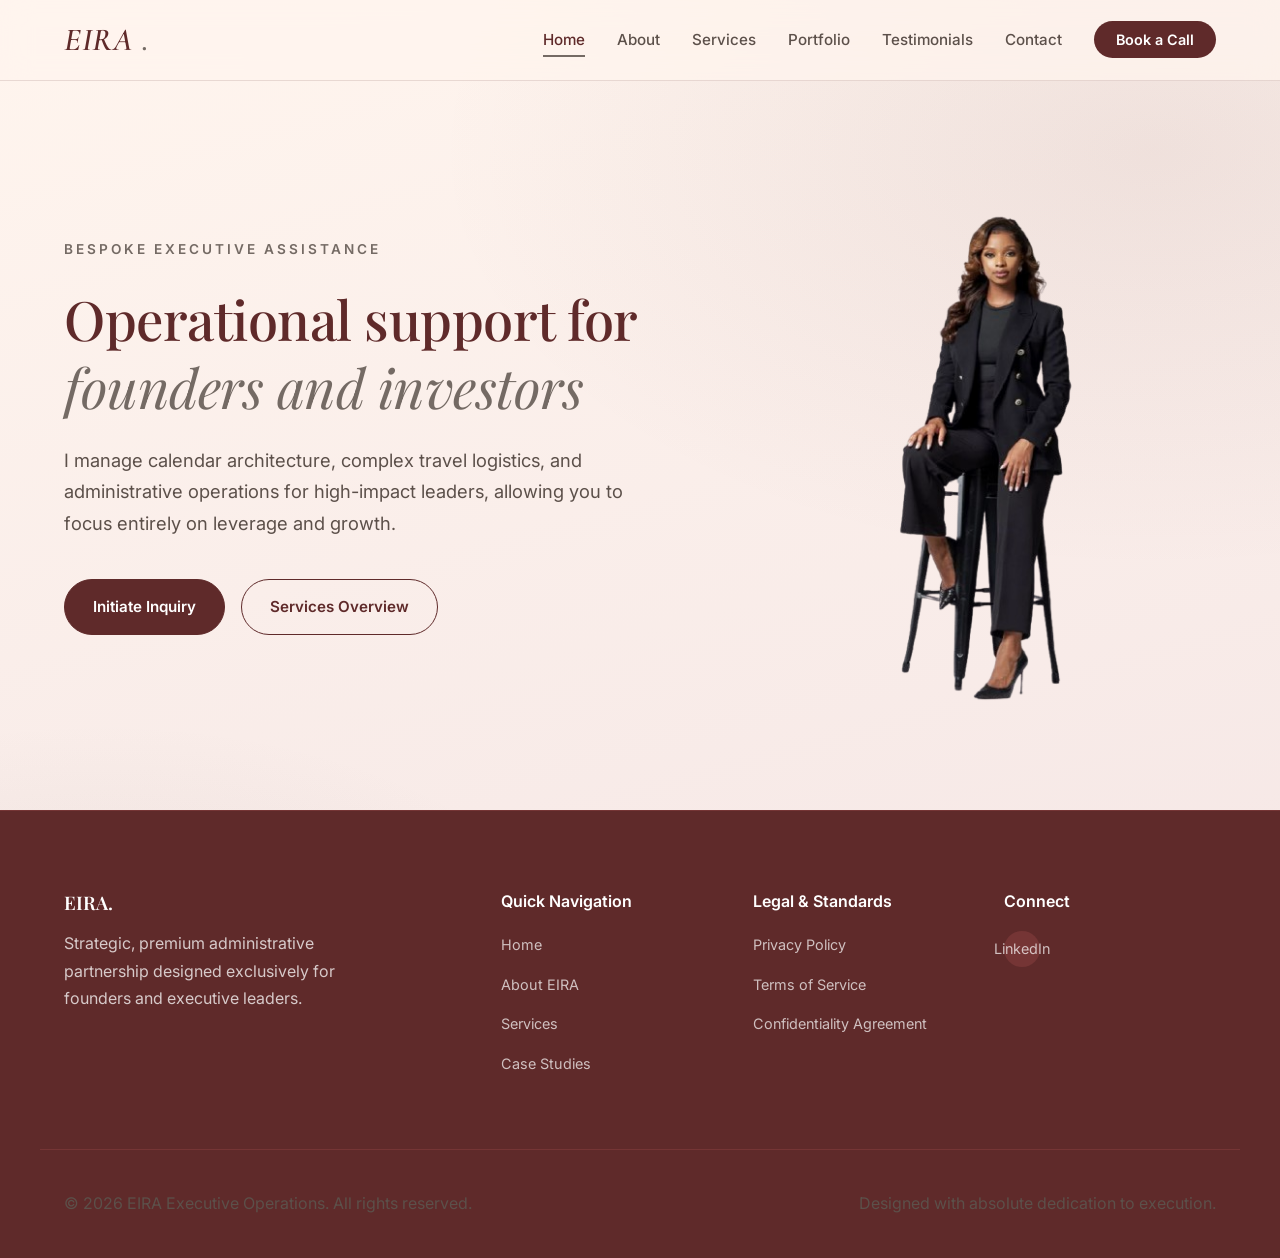
<file: index.html>
<!DOCTYPE html>
<html lang="en">
<head>
    <meta charset="UTF-8">
    <meta name="viewport" content="width=device-width, initial-scale=1.0">
    <title>EIRA Executive Operations</title>
    <meta name="description" content="Premium, high-impact executive assistance for C-suite leaders, founders, and investors. Specializing in scheduling, travel, project management, and operational support.">
    <link rel="stylesheet" href="css/style.css">
</head>
<body>

    <!-- Header Navigation -->
    <header class="header">
        <div class="container nav-container">
            <a href="index.html" class="logo">EIRA<span>.</span></a>
            <button class="menu-toggle" aria-label="Toggle menu" id="menuToggle">
                <span></span>
                <span></span>
                <span></span>
            </button>
            <ul class="nav-menu" id="navMenu">
                <li><a href="index.html" class="nav-link active">Home</a></li>
                <li><a href="About.html" class="nav-link">About</a></li>
                <li><a href="Services.html" class="nav-link">Services</a></li>
                <li><a href="Projects.html" class="nav-link">Portfolio</a></li>
                <li><a href="Testimonials.html" class="nav-link">Testimonials</a></li>
                <li><a href="Contact.html" class="nav-link">Contact</a></li>
                <li><a href="Contact.html" class="btn-nav">Book a Call</a></li>
            </ul>
        </div>
    </header>

    <!-- Hero Section -->
    <section id="home" class="hero">
        <div class="container hero-grid">
            <div class="hero-content">
                <span class="hero-tag">Bespoke Executive Assistance</span>
                <h1>Operational support for <span>founders and investors</span></h1>
                <p class="hero-desc">I manage calendar architecture, complex travel logistics, and administrative operations for high-impact leaders, allowing you to focus entirely on leverage and growth.</p>
                <div class="hero-actions">
                    <a href="Contact.html" class="btn btn-primary">Initiate Inquiry</a>
                    <a href="Services.html" class="btn btn-outline">Services Overview</a>
                </div>
            </div>
            <div class="hero-photo-wrapper">
                <img src="photos/ceo-photo.png" alt="EIRA Executive Operations" class="hero-photo">
            </div>
        </div>
    </section>

    <!-- Footer -->
    <footer class="footer">
        <div class="container footer-grid">
            <div class="footer-brand">
                <h3>EIRA<span>.</span></h3>
                <p>Strategic, premium administrative partnership designed exclusively for founders and executive leaders.</p>
            </div>
            <div class="footer-links">
                <h4>Quick Navigation</h4>
                <ul>
                    <li><a href="index.html">Home</a></li>
                    <li><a href="About.html">About EIRA</a></li>
                    <li><a href="Services.html">Services</a></li>
                    <li><a href="Projects.html">Case Studies</a></li>
                </ul>
            </div>
            <div class="footer-links">
                <h4>Legal & Standards</h4>
                <ul>
                    <li><a href="#">Privacy Policy</a></li>
                    <li><a href="#">Terms of Service</a></li>
                    <li><a href="#">Confidentiality Agreement</a></li>
                </ul>
            </div>
            <div class="footer-links">
                <h4>Connect</h4>
                <div class="social-links">
                    <a href="https://www.linkedin.com/in/else-founder-eiraexecutiveops" class="social-link" aria-label="LinkedIn" target="_blank" rel="noopener noreferrer">LinkedIn</a>
                </div>
            </div>
        </div>
        <div class="container footer-bottom">
            <p>&copy; 2026 EIRA Executive Operations. All rights reserved.</p>
            <p>Designed with absolute dedication to execution.</p>
        </div>
    </footer>

    <script>
        // Header styling change on scroll
        const header = document.querySelector('.header');
        window.addEventListener('scroll', () => {
            if (window.scrollY > 50) {
                header.classList.add('scrolled');
            } else {
                header.classList.remove('scrolled');
            }
        });

        // Mobile Nav Menu Toggle
        const menuToggle = document.getElementById('menuToggle');
        const navMenu = document.getElementById('navMenu');
        
        menuToggle.addEventListener('click', () => {
            navMenu.classList.toggle('active');
            menuToggle.classList.toggle('active');
        });

        // Close mobile menu on link click
        document.querySelectorAll('.nav-link').forEach(link => {
            link.addEventListener('click', () => {
                navMenu.classList.remove('active');
                menuToggle.classList.remove('active');
            });
        });
    </script>
</body>
</html>
</file>
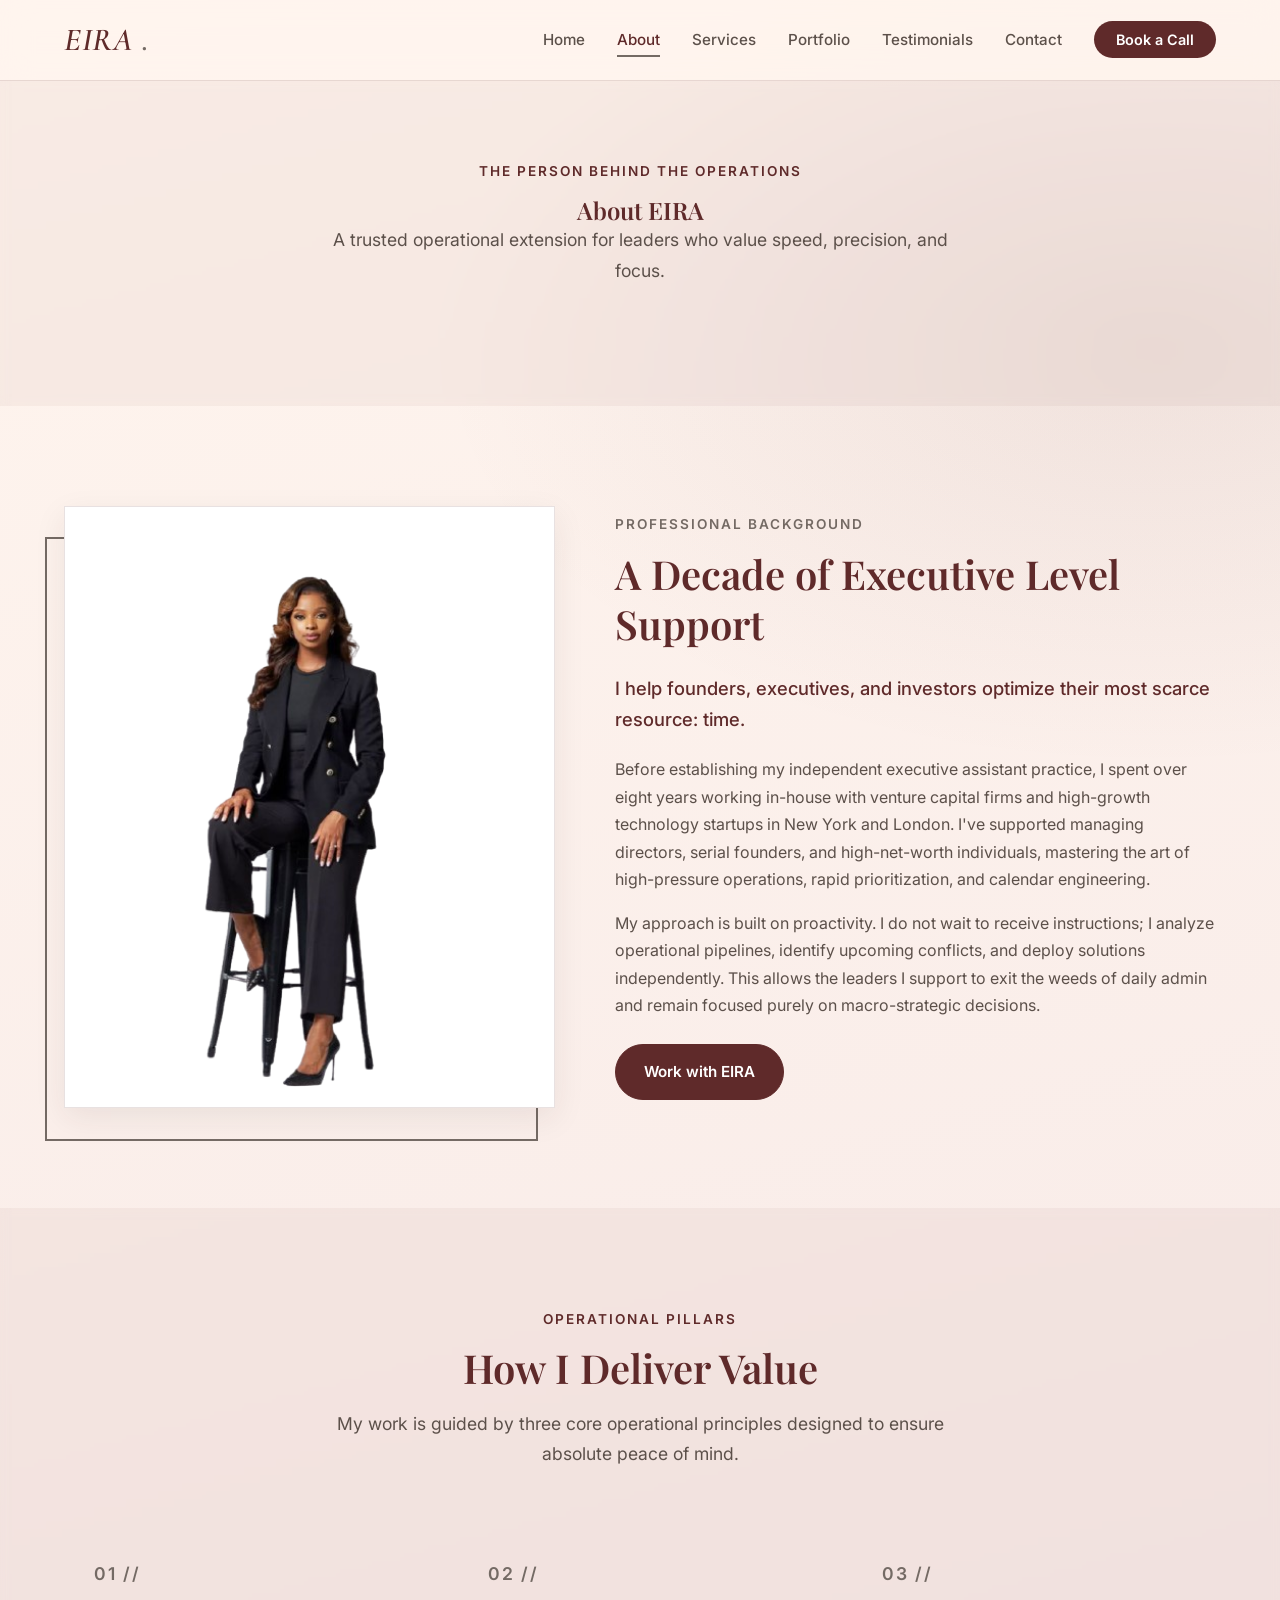
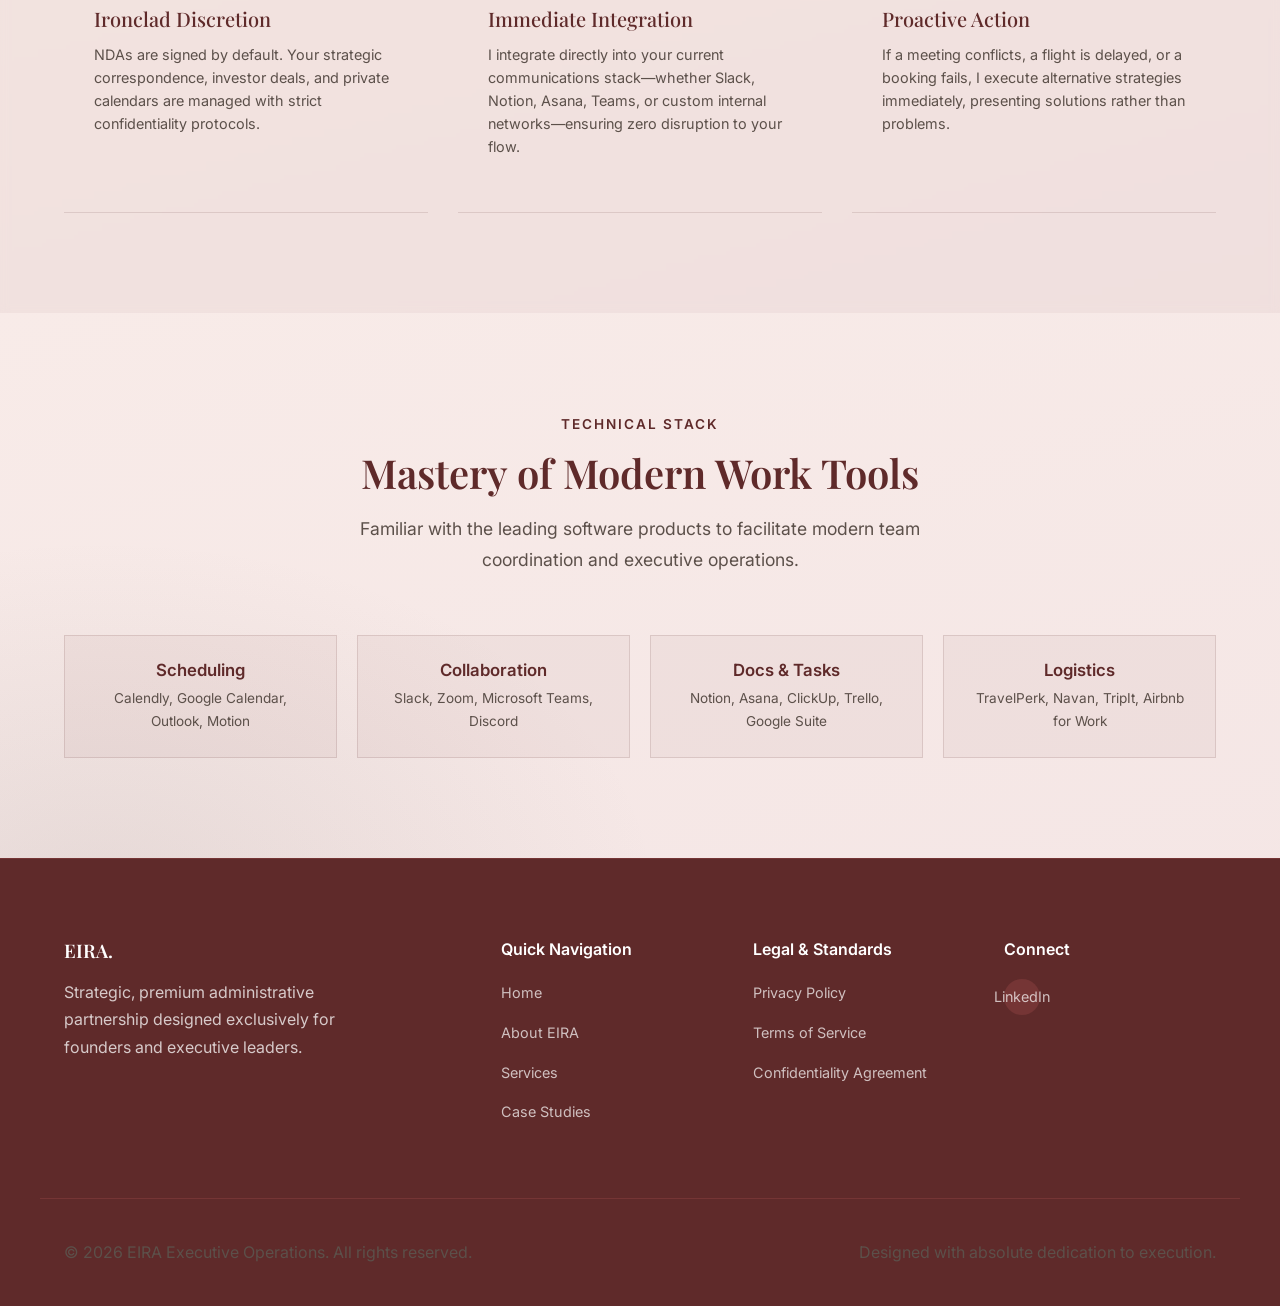
<file: About.html>
<!DOCTYPE html>
<html lang="en">
<head>
    <meta charset="UTF-8">
    <meta name="viewport" content="width=device-width, initial-scale=1.0">
    <title>About EIRA — Elite Executive Support</title>
    <meta name="description" content="Meet EIRA, a dedicated executive support specialist assisting high-leverage partners and founders worldwide with administrative operations.">
    <link rel="stylesheet" href="css/style.css">
</head>
<body>

    <!-- Header Navigation -->
    <header class="header">
        <div class="container nav-container">
            <a href="index.html" class="logo">EIRA<span>.</span></a>
            <button class="menu-toggle" aria-label="Toggle menu" id="menuToggle">
                <span></span>
                <span></span>
                <span></span>
            </button>
            <ul class="nav-menu" id="navMenu">
                <li><a href="index.html" class="nav-link">Home</a></li>
                <li><a href="About.html" class="nav-link active">About</a></li>
                <li><a href="Services.html" class="nav-link">Services</a></li>
                <li><a href="Projects.html" class="nav-link">Portfolio</a></li>
                <li><a href="Testimonials.html" class="nav-link">Testimonials</a></li>
                <li><a href="Contact.html" class="nav-link">Contact</a></li>
                <li><a href="Contact.html" class="btn-nav">Book a Call</a></li>
            </ul>
        </div>
    </header>

    <!-- Main Content: About EIRA -->
    <main style="margin-top: 80px;">
        <!-- Hero Section -->
        <section class="section section-light" style="padding: 80px 0;">
            <div class="container">
                <div class="section-header" style="margin-bottom: 40px;">
                    <span class="tagline">The Person Behind The Operations</span>
                    <h1>About EIRA</h1>
                    <p>A trusted operational extension for leaders who value speed, precision, and focus.</p>
                </div>
            </div>
        </section>

        <!-- Detailed Bio Section -->
        <section class="section">
            <div class="container about-section">
                <div class="about-photo-wrapper">
                    <img src="photos/ceo-photo.png" alt="EIRA Executive Operations" class="about-photo">
                </div>
                <div class="about-content">
                    <span class="about-tag">Professional Background</span>
                    <h2>A Decade of Executive Level Support</h2>
                    <p class="about-bio" style="font-size:1.15rem; color:var(--primary); font-weight:500;">
                        I help founders, executives, and investors optimize their most scarce resource: time.
                    </p>
                    <p style="margin-bottom: 16px;">
                        Before establishing my independent executive assistant practice, I spent over eight years working in-house with venture capital firms and high-growth technology startups in New York and London. I've supported managing directors, serial founders, and high-net-worth individuals, mastering the art of high-pressure operations, rapid prioritization, and calendar engineering.
                    </p>
                    <p style="margin-bottom: 24px;">
                        My approach is built on proactivity. I do not wait to receive instructions; I analyze operational pipelines, identify upcoming conflicts, and deploy solutions independently. This allows the leaders I support to exit the weeds of daily admin and remain focused purely on macro-strategic decisions.
                    </p>
                    <a href="Contact.html" class="btn btn-primary">Work with EIRA</a>
                </div>
            </div>
        </section>

        <!-- Core Philosophy & Operational Principles -->
        <section class="section section-light">
            <div class="container">
                <div class="section-header">
                    <span class="tagline">Operational Pillars</span>
                    <h2>How I Deliver Value</h2>
                    <p>My work is guided by three core operational principles designed to ensure absolute peace of mind.</p>
                </div>
                
                <div class="pricing-grid" style="grid-template-columns: repeat(auto-fit, minmax(280px, 1fr)); gap: 30px; margin-top: 0;">
                    <!-- 1. Confidentiality -->
                    <div class="service-card" style="padding: 30px;">
                        <span class="service-icon" style="font-size:1.1rem; margin-bottom:16px;">01 //</span>
                        <h3 style="font-size:1.25rem; margin-bottom:12px;">Ironclad Discretion</h3>
                        <p style="font-size:0.9rem;">NDAs are signed by default. Your strategic correspondence, investor deals, and private calendars are managed with strict confidentiality protocols.</p>
                    </div>
                    <!-- 2. Frictionless Integration -->
                    <div class="service-card" style="padding: 30px;">
                        <span class="service-icon" style="font-size:1.1rem; margin-bottom:16px;">02 //</span>
                        <h3 style="font-size:1.25rem; margin-bottom:12px;">Immediate Integration</h3>
                        <p style="font-size:0.9rem;">I integrate directly into your current communications stack—whether Slack, Notion, Asana, Teams, or custom internal networks—ensuring zero disruption to your flow.</p>
                    </div>
                    <!-- 3. Resourceful Problem Solving -->
                    <div class="service-card" style="padding: 30px;">
                        <span class="service-icon" style="font-size:1.1rem; margin-bottom:16px;">03 //</span>
                        <h3 style="font-size:1.25rem; margin-bottom:12px;">Proactive Action</h3>
                        <p style="font-size:0.9rem;">If a meeting conflicts, a flight is delayed, or a booking fails, I execute alternative strategies immediately, presenting solutions rather than problems.</p>
                    </div>
                </div>
            </div>
        </section>

        <!-- Tech Stack & Tools Mastered -->
        <section class="section">
            <div class="container">
                <div class="section-header">
                    <span class="tagline">Technical Stack</span>
                    <h2>Mastery of Modern Work Tools</h2>
                    <p>Familiar with the leading software products to facilitate modern team coordination and executive operations.</p>
                </div>
                
                <div style="display: grid; grid-template-columns: repeat(auto-fit, minmax(180px, 1fr)); gap: 20px; text-align: center;">
                    <div style="background:var(--surface); padding:24px; border:1px solid var(--border);">
                        <h4 style="font-family:'Inter', sans-serif; font-size:1.05rem; margin-bottom:6px; color:var(--primary);">Scheduling</h4>
                        <p style="font-size:0.85rem;">Calendly, Google Calendar, Outlook, Motion</p>
                    </div>
                    <div style="background:var(--surface); padding:24px; border:1px solid var(--border);">
                        <h4 style="font-family:'Inter', sans-serif; font-size:1.05rem; margin-bottom:6px; color:var(--primary);">Collaboration</h4>
                        <p style="font-size:0.85rem;">Slack, Zoom, Microsoft Teams, Discord</p>
                    </div>
                    <div style="background:var(--surface); padding:24px; border:1px solid var(--border);">
                        <h4 style="font-family:'Inter', sans-serif; font-size:1.05rem; margin-bottom:6px; color:var(--primary);">Docs & Tasks</h4>
                        <p style="font-size:0.85rem;">Notion, Asana, ClickUp, Trello, Google Suite</p>
                    </div>
                    <div style="background:var(--surface); padding:24px; border:1px solid var(--border);">
                        <h4 style="font-family:'Inter', sans-serif; font-size:1.05rem; margin-bottom:6px; color:var(--primary);">Logistics</h4>
                        <p style="font-size:0.85rem;">TravelPerk, Navan, TripIt, Airbnb for Work</p>
                    </div>
                </div>
            </div>
        </section>
    </main>

    <!-- Footer -->
    <footer class="footer">
        <div class="container footer-grid">
            <div class="footer-brand">
                <h3>EIRA<span>.</span></h3>
                <p>Strategic, premium administrative partnership designed exclusively for founders and executive leaders.</p>
            </div>
            <div class="footer-links">
                <h4>Quick Navigation</h4>
                <ul>
                    <li><a href="index.html">Home</a></li>
                    <li><a href="About.html">About EIRA</a></li>
                    <li><a href="Services.html">Services</a></li>
                    <li><a href="Projects.html">Case Studies</a></li>
                </ul>
            </div>
            <div class="footer-links">
                <h4>Legal & Standards</h4>
                <ul>
                    <li><a href="#">Privacy Policy</a></li>
                    <li><a href="#">Terms of Service</a></li>
                    <li><a href="#">Confidentiality Agreement</a></li>
                </ul>
            </div>
            <div class="footer-links">
                <h4>Connect</h4>
                <div class="social-links">
                    <a href="https://www.linkedin.com/in/else-founder-eiraexecutiveops" class="social-link" aria-label="LinkedIn" target="_blank" rel="noopener noreferrer">LinkedIn</a>
                </div>
            </div>
        </div>
        <div class="container footer-bottom">
            <p>&copy; 2026 EIRA Executive Operations. All rights reserved.</p>
            <p>Designed with absolute dedication to execution.</p>
        </div>
    </footer>

    <script>
        // Mobile Nav Menu Toggle
        const menuToggle = document.getElementById('menuToggle');
        const navMenu = document.getElementById('navMenu');
        
        menuToggle.addEventListener('click', () => {
            navMenu.classList.toggle('active');
            menuToggle.classList.toggle('active');
        });
    </script>
</body>
</html>
</file>
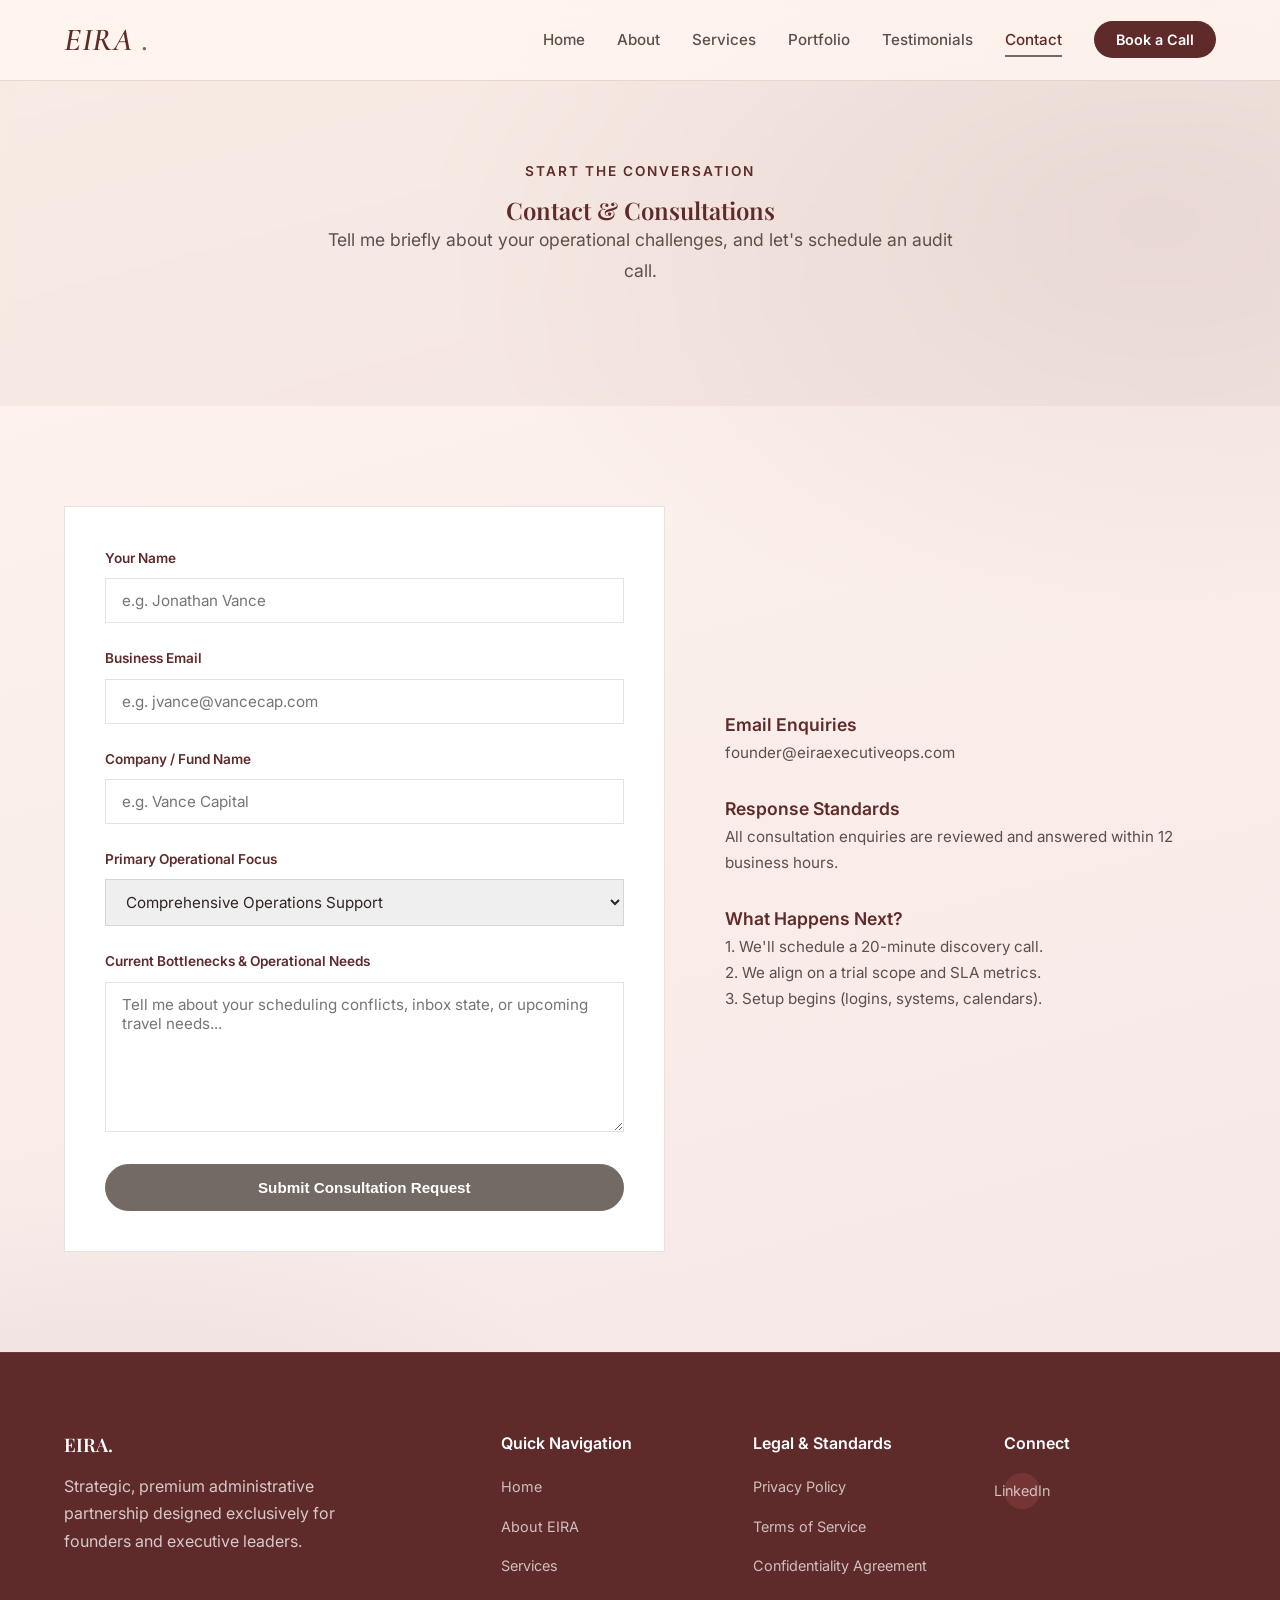
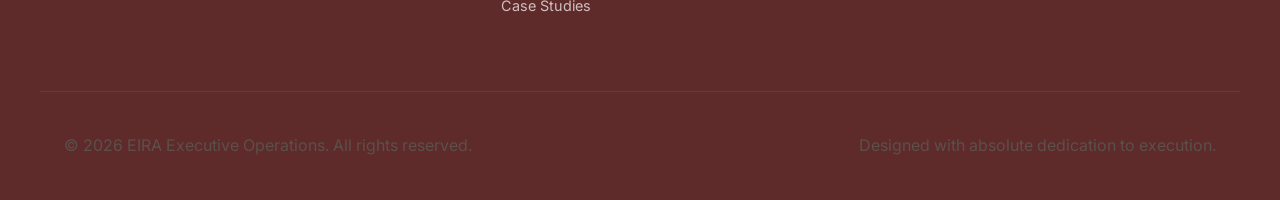
<file: Contact.html>
﻿<!DOCTYPE html>
<html lang="en">
<head>
    <meta charset="UTF-8">
    <meta name="viewport" content="width=device-width, initial-scale=1.0">
    <title>Contact EIRA — EIRA Executive Operations</title>
    <meta name="description" content="Get in touch with EIRA to inquire about retainer packages, custom virtual assistant consulting, or request a C-suite operational audit.">
    <link rel="stylesheet" href="css/style.css">
</head>
<body>

    <!-- Header Navigation -->
    <header class="header">
        <div class="container nav-container">
            <a href="index.html" class="logo">EIRA<span>.</span></a>
            <button class="menu-toggle" aria-label="Toggle menu" id="menuToggle">
                <span></span>
                <span></span>
                <span></span>
            </button>
            <ul class="nav-menu" id="navMenu">
                <li><a href="index.html" class="nav-link">Home</a></li>
                <li><a href="About.html" class="nav-link">About</a></li>
                <li><a href="Services.html" class="nav-link">Services</a></li>
                <li><a href="Projects.html" class="nav-link">Portfolio</a></li>
                <li><a href="Testimonials.html" class="nav-link">Testimonials</a></li>
                <li><a href="Contact.html" class="nav-link active">Contact</a></li>
                <li><a href="Contact.html" class="btn-nav">Book a Call</a></li>
            </ul>
        </div>
    </header>

    <!-- Main Content -->
    <main style="margin-top: 80px;">
        <!-- Hero Section -->
        <section class="section section-light" style="padding: 80px 0;">
            <div class="container">
                <div class="section-header" style="margin-bottom: 40px;">
                    <span class="tagline">Start the Conversation</span>
                    <h1>Contact & Consultations</h1>
                    <p>Tell me briefly about your operational challenges, and let's schedule an audit call.</p>
                </div>
            </div>
        </section>

        <!-- Detailed Contact Grid -->
        <section class="section">
            <div class="container">
                <div class="contact-grid">
                    <!-- Contact Form Wrapper -->
                    <div class="contact-form-wrapper">
                        <form action="#" method="POST" onsubmit="event.preventDefault(); alert('Consultation request received! EIRA will reach out within 12 hours.');">
                            <div class="form-group">
                                <label for="name">Your Name</label>
                                <input type="text" id="name" class="form-control" placeholder="e.g. Jonathan Vance" required>
                            </div>
                            
                            <div class="form-group">
                                <label for="email">Business Email</label>
                                <input type="email" id="email" class="form-control" placeholder="e.g. jvance@vancecap.com" required>
                            </div>
                            
                            <div class="form-group">
                                <label for="company">Company / Fund Name</label>
                                <input type="text" id="company" class="form-control" placeholder="e.g. Vance Capital">
                            </div>

                            <div class="form-group">
                                <label for="focus">Primary Operational Focus</label>
                                <select id="focus" class="form-control">
                                    <option value="general">Comprehensive Operations Support</option>
                                    <option value="calendar">Calendar Architecture & Scheduling</option>
                                    <option value="travel">Travel Planning & Logistics</option>
                                    <option value="special">Special Projects & Events</option>
                                </select>
                            </div>

                            <div class="form-group">
                                <label for="challenges">Current Bottlenecks & Operational Needs</label>
                                <textarea id="challenges" class="form-control" placeholder="Tell me about your scheduling conflicts, inbox state, or upcoming travel needs..." required></textarea>
                            </div>

                            <button type="submit" class="btn btn-accent" style="width: 100%;">Submit Consultation Request</button>
                        </form>
                    </div>

                    <!-- Contact Details Side -->
                    <div class="contact-info-wrapper">
                        <div class="info-item">
                            <div class="info-text">
                                <h4>Email Enquiries</h4>
                                <p><a href="mailto:founder@eiraexecutiveops.com">founder@eiraexecutiveops.com</a></p>
                            </div>
                        </div>

                        <div class="info-item">
                            <div class="info-text">
                                <h4>Response Standards</h4>
                                <p>All consultation enquiries are reviewed and answered within 12 business hours.</p>
                            </div>
                        </div>

                        <div class="info-item">
                            <div class="info-text">
                                <h4>What Happens Next?</h4>
                                <p>1. We'll schedule a 20-minute discovery call.<br>
                                2. We align on a trial scope and SLA metrics.<br>
                                3. Setup begins (logins, systems, calendars).</p>
                            </div>
                        </div>
                    </div>
                </div>
            </div>
        </section>
    </main>

    <!-- Footer -->
    <footer class="footer">
        <div class="container footer-grid">
            <div class="footer-brand">
                <h3>EIRA<span>.</span></h3>
                <p>Strategic, premium administrative partnership designed exclusively for founders and executive leaders.</p>
            </div>
            <div class="footer-links">
                <h4>Quick Navigation</h4>
                <ul>
                    <li><a href="index.html">Home</a></li>
                    <li><a href="About.html">About EIRA</a></li>
                    <li><a href="Services.html">Services</a></li>
                    <li><a href="Projects.html">Case Studies</a></li>
                </ul>
            </div>
            <div class="footer-links">
                <h4>Legal & Standards</h4>
                <ul>
                    <li><a href="#">Privacy Policy</a></li>
                    <li><a href="#">Terms of Service</a></li>
                    <li><a href="#">Confidentiality Agreement</a></li>
                </ul>
            </div>
            <div class="footer-links">
                <h4>Connect</h4>
                <div class="social-links">
                    <a href="https://www.linkedin.com/in/else-founder-eiraexecutiveops" class="social-link" aria-label="LinkedIn" target="_blank" rel="noopener noreferrer">LinkedIn</a>
                </div>
            </div>
        </div>
        <div class="container footer-bottom">
            <p>&copy; 2026 EIRA Executive Operations. All rights reserved.</p>
            <p>Designed with absolute dedication to execution.</p>
        </div>
    </footer>

    <script>
        // Mobile Nav Menu Toggle
        const menuToggle = document.getElementById('menuToggle');
        const navMenu = document.getElementById('navMenu');
        
        menuToggle.addEventListener('click', () => {
            navMenu.classList.toggle('active');
            menuToggle.classList.toggle('active');
        });
    </script>
</body>
</html>
</file>
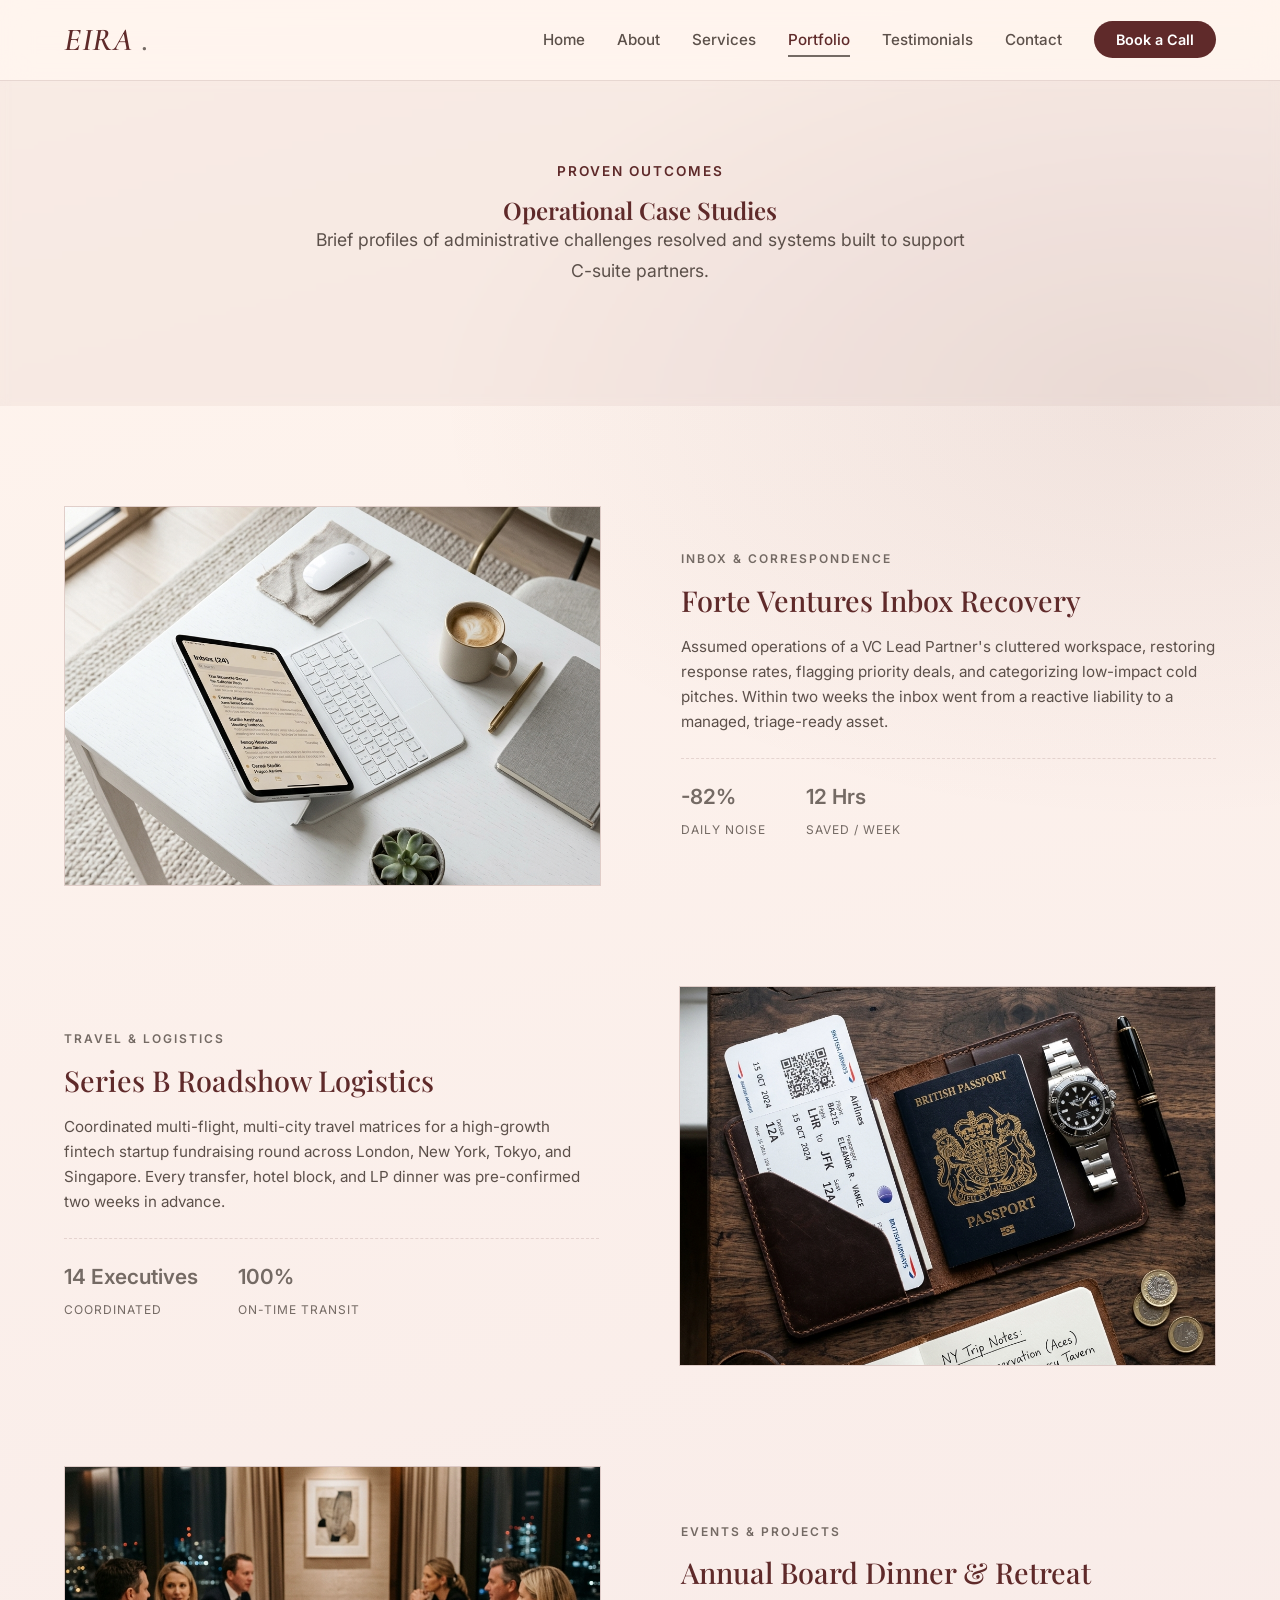
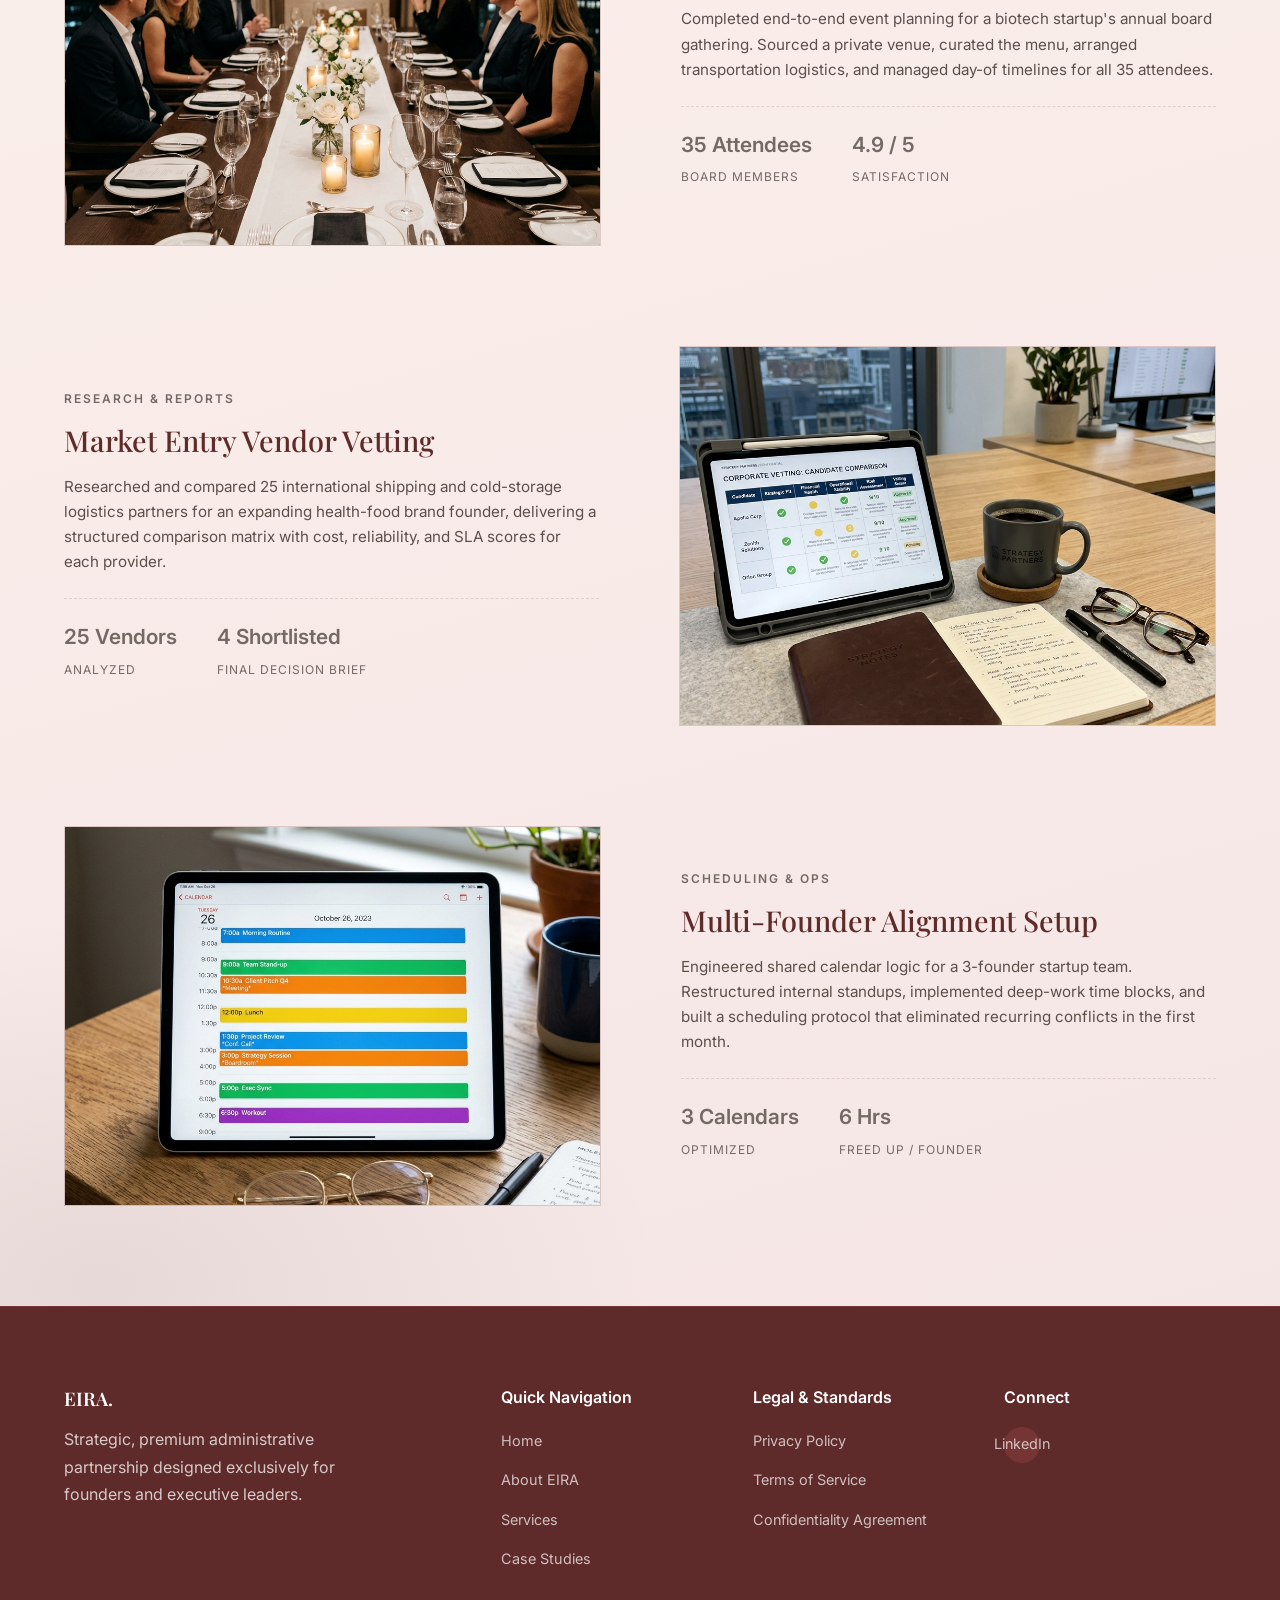
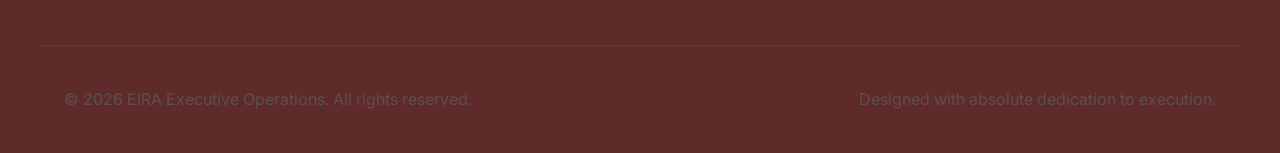
<file: Projects.html>
﻿<!DOCTYPE html>
<html lang="en">
<head>
    <meta charset="UTF-8">
    <meta name="viewport" content="width=device-width, initial-scale=1.0">
    <title>Case Studies — EIRA Executive Operations</title>
    <meta name="description" content="View operational case studies demonstrating inbox recovery, complex travel logistics, event coordination, and administrative leverage.">
    <link rel="stylesheet" href="css/style.css">
</head>
<body>

    <!-- Header Navigation -->
    <header class="header">
        <div class="container nav-container">
            <a href="index.html" class="logo">EIRA<span>.</span></a>
            <button class="menu-toggle" aria-label="Toggle menu" id="menuToggle">
                <span></span>
                <span></span>
                <span></span>
            </button>
            <ul class="nav-menu" id="navMenu">
                <li><a href="index.html" class="nav-link">Home</a></li>
                <li><a href="About.html" class="nav-link">About</a></li>
                <li><a href="Services.html" class="nav-link">Services</a></li>
                <li><a href="Projects.html" class="nav-link active">Portfolio</a></li>
                <li><a href="Testimonials.html" class="nav-link">Testimonials</a></li>
                <li><a href="Contact.html" class="nav-link">Contact</a></li>
                <li><a href="Contact.html" class="btn-nav">Book a Call</a></li>
            </ul>
        </div>
    </header>

    <!-- Main Content -->
    <main style="margin-top: 80px;">
        <!-- Hero Section -->
        <section class="section section-light" style="padding: 80px 0;">
            <div class="container">
                <div class="section-header" style="margin-bottom: 40px;">
                    <span class="tagline">Proven Outcomes</span>
                    <h1>Operational Case Studies</h1>
                    <p>Brief profiles of administrative challenges resolved and systems built to support C-suite partners.</p>
                </div>
            </div>
        </section>

        <!-- Portfolio Alternating Rows -->
        <section class="section">
            <div class="container">
                <div class="portfolio-list">

                    <!-- Case Study 1 — Image Left -->
                    <div class="portfolio-row">
                        <div class="portfolio-image">
                            <img src="photos/case_inbox.png" alt="Inbox recovery project">
                        </div>
                        <div class="portfolio-content">
                            <span class="portfolio-tag">Inbox & Correspondence</span>
                            <h3>Forte Ventures Inbox Recovery</h3>
                            <p>Assumed operations of a VC Lead Partner's cluttered workspace, restoring response rates, flagging priority deals, and categorizing low-impact cold pitches. Within two weeks the inbox went from a reactive liability to a managed, triage-ready asset.</p>
                            <div class="portfolio-stats">
                                <div>
                                    <span class="portfolio-stat-val">-82%</span>
                                    <span class="portfolio-stat-lbl">Daily noise</span>
                                </div>
                                <div>
                                    <span class="portfolio-stat-val">12 Hrs</span>
                                    <span class="portfolio-stat-lbl">Saved / week</span>
                                </div>
                            </div>
                        </div>
                    </div>

                    <!-- Case Study 2 — Image Right -->
                    <div class="portfolio-row">
                        <div class="portfolio-image">
                            <img src="photos/case_roadshow.png" alt="Series B roadshow travel logistics">
                        </div>
                        <div class="portfolio-content">
                            <span class="portfolio-tag">Travel & Logistics</span>
                            <h3>Series B Roadshow Logistics</h3>
                            <p>Coordinated multi-flight, multi-city travel matrices for a high-growth fintech startup fundraising round across London, New York, Tokyo, and Singapore. Every transfer, hotel block, and LP dinner was pre-confirmed two weeks in advance.</p>
                            <div class="portfolio-stats">
                                <div>
                                    <span class="portfolio-stat-val">14 Executives</span>
                                    <span class="portfolio-stat-lbl">Coordinated</span>
                                </div>
                                <div>
                                    <span class="portfolio-stat-val">100%</span>
                                    <span class="portfolio-stat-lbl">On-time transit</span>
                                </div>
                            </div>
                        </div>
                    </div>

                    <!-- Case Study 3 — Image Left -->
                    <div class="portfolio-row">
                        <div class="portfolio-image">
                            <img src="photos/case_dinner.png" alt="Annual board dinner and retreat">
                        </div>
                        <div class="portfolio-content">
                            <span class="portfolio-tag">Events & Projects</span>
                            <h3>Annual Board Dinner & Retreat</h3>
                            <p>Completed end-to-end event planning for a biotech startup's annual board gathering. Sourced a private venue, curated the menu, arranged transportation logistics, and managed day-of timelines for all 35 attendees.</p>
                            <div class="portfolio-stats">
                                <div>
                                    <span class="portfolio-stat-val">35 Attendees</span>
                                    <span class="portfolio-stat-lbl">Board members</span>
                                </div>
                                <div>
                                    <span class="portfolio-stat-val">4.9 / 5</span>
                                    <span class="portfolio-stat-lbl">Satisfaction</span>
                                </div>
                            </div>
                        </div>
                    </div>

                    <!-- Case Study 4 — Image Right -->
                    <div class="portfolio-row">
                        <div class="portfolio-image">
                            <img src="photos/case_vetting.png" alt="Market entry vendor vetting">
                        </div>
                        <div class="portfolio-content">
                            <span class="portfolio-tag">Research & Reports</span>
                            <h3>Market Entry Vendor Vetting</h3>
                            <p>Researched and compared 25 international shipping and cold-storage logistics partners for an expanding health-food brand founder, delivering a structured comparison matrix with cost, reliability, and SLA scores for each provider.</p>
                            <div class="portfolio-stats">
                                <div>
                                    <span class="portfolio-stat-val">25 Vendors</span>
                                    <span class="portfolio-stat-lbl">Analyzed</span>
                                </div>
                                <div>
                                    <span class="portfolio-stat-val">4 Shortlisted</span>
                                    <span class="portfolio-stat-lbl">Final decision brief</span>
                                </div>
                            </div>
                        </div>
                    </div>

                    <!-- Case Study 5 — Image Left -->
                    <div class="portfolio-row">
                        <div class="portfolio-image">
                            <img src="photos/case_calendar.png" alt="Multi-founder calendar engineering">
                        </div>
                        <div class="portfolio-content">
                            <span class="portfolio-tag">Scheduling & Ops</span>
                            <h3>Multi-Founder Alignment Setup</h3>
                            <p>Engineered shared calendar logic for a 3-founder startup team. Restructured internal standups, implemented deep-work time blocks, and built a scheduling protocol that eliminated recurring conflicts in the first month.</p>
                            <div class="portfolio-stats">
                                <div>
                                    <span class="portfolio-stat-val">3 Calendars</span>
                                    <span class="portfolio-stat-lbl">Optimized</span>
                                </div>
                                <div>
                                    <span class="portfolio-stat-val">6 Hrs</span>
                                    <span class="portfolio-stat-lbl">Freed up / founder</span>
                                </div>
                            </div>
                        </div>
                    </div>

                </div>
            </div>
        </section>
    </main>

    <!-- Footer -->
    <footer class="footer">
        <div class="container footer-grid">
            <div class="footer-brand">
                <h3>EIRA<span>.</span></h3>
                <p>Strategic, premium administrative partnership designed exclusively for founders and executive leaders.</p>
            </div>
            <div class="footer-links">
                <h4>Quick Navigation</h4>
                <ul>
                    <li><a href="index.html">Home</a></li>
                    <li><a href="About.html">About EIRA</a></li>
                    <li><a href="Services.html">Services</a></li>
                    <li><a href="Projects.html">Case Studies</a></li>
                </ul>
            </div>
            <div class="footer-links">
                <h4>Legal & Standards</h4>
                <ul>
                    <li><a href="#">Privacy Policy</a></li>
                    <li><a href="#">Terms of Service</a></li>
                    <li><a href="#">Confidentiality Agreement</a></li>
                </ul>
            </div>
            <div class="footer-links">
                <h4>Connect</h4>
                <div class="social-links">
                    <a href="https://www.linkedin.com/in/else-founder-eiraexecutiveops" class="social-link" aria-label="LinkedIn" target="_blank" rel="noopener noreferrer">LinkedIn</a>
                </div>
            </div>
        </div>
        <div class="container footer-bottom">
            <p>&copy; 2026 EIRA Executive Operations. All rights reserved.</p>
            <p>Designed with absolute dedication to execution.</p>
        </div>
    </footer>

    <script>
        // Mobile Nav Menu Toggle
        const menuToggle = document.getElementById('menuToggle');
        const navMenu = document.getElementById('navMenu');
        
        menuToggle.addEventListener('click', () => {
            navMenu.classList.toggle('active');
            menuToggle.classList.toggle('active');
        });
    </script>
</body>
</html>
</file>
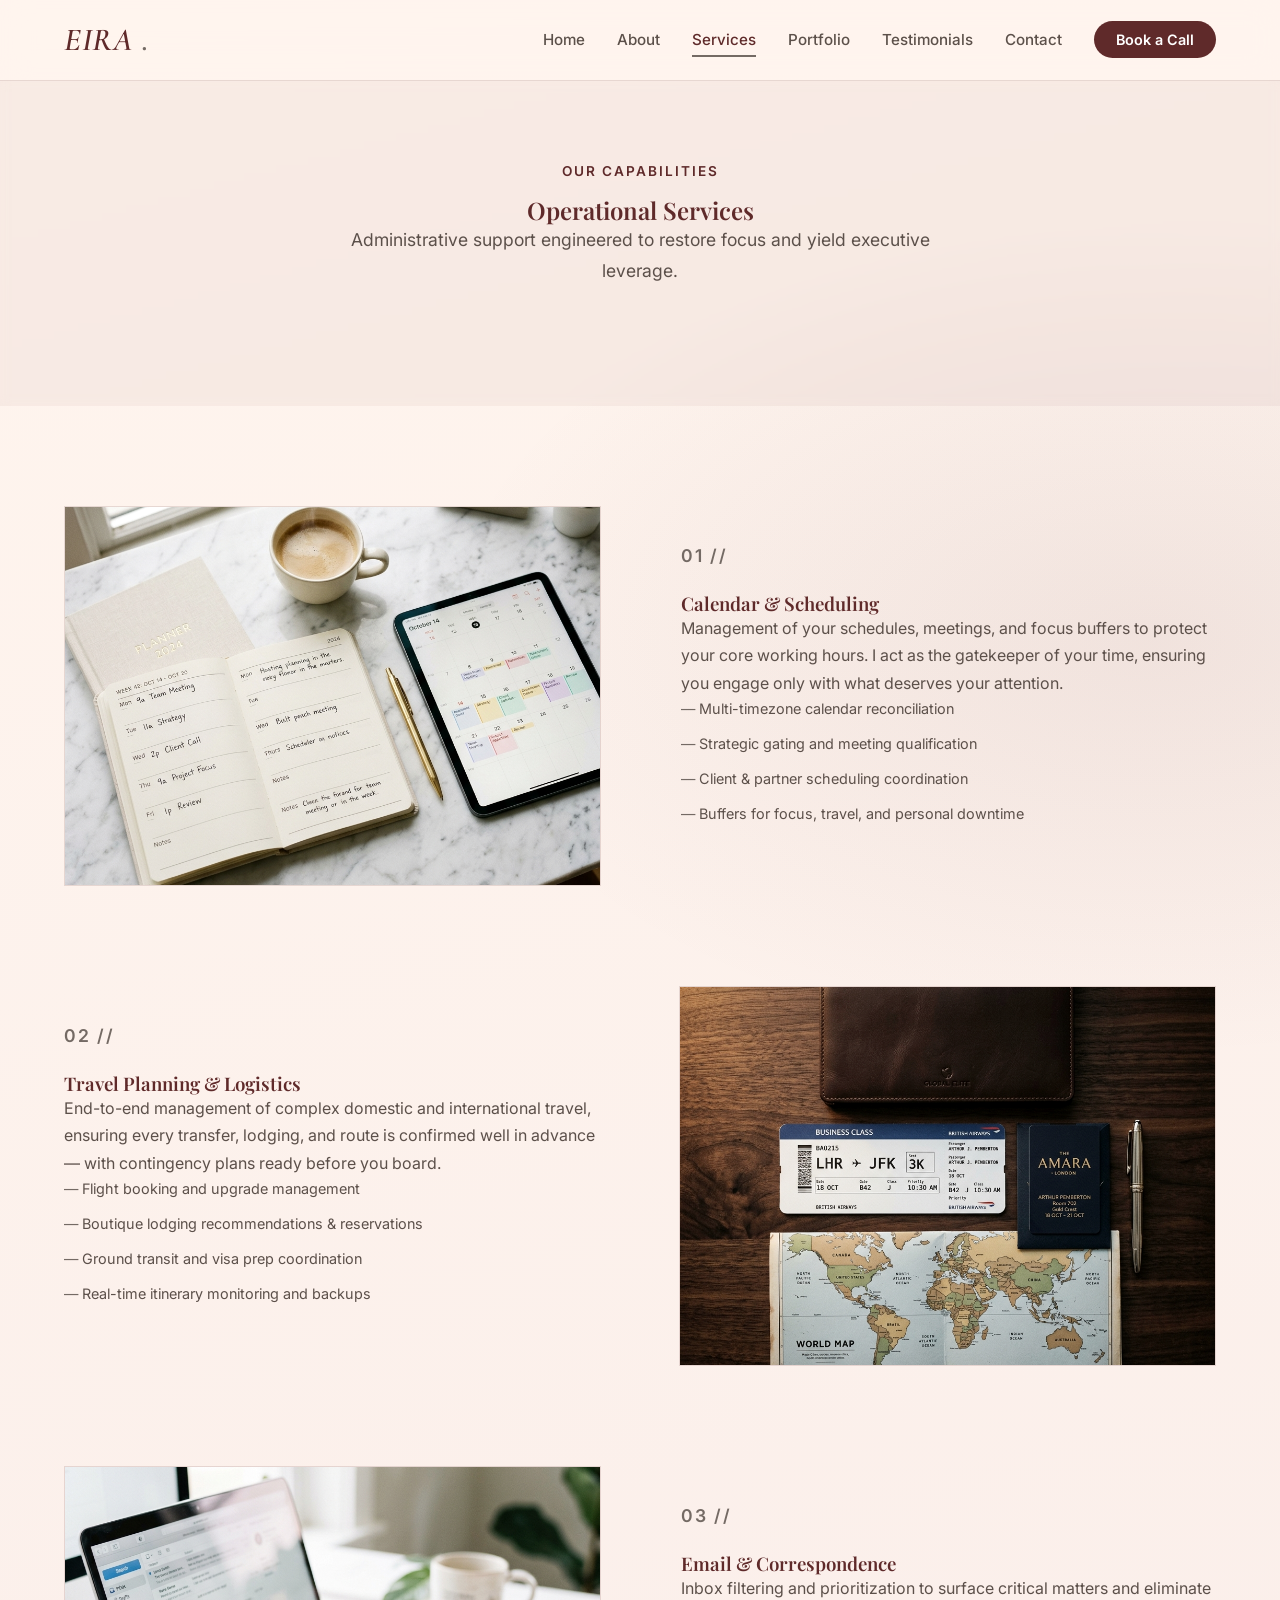
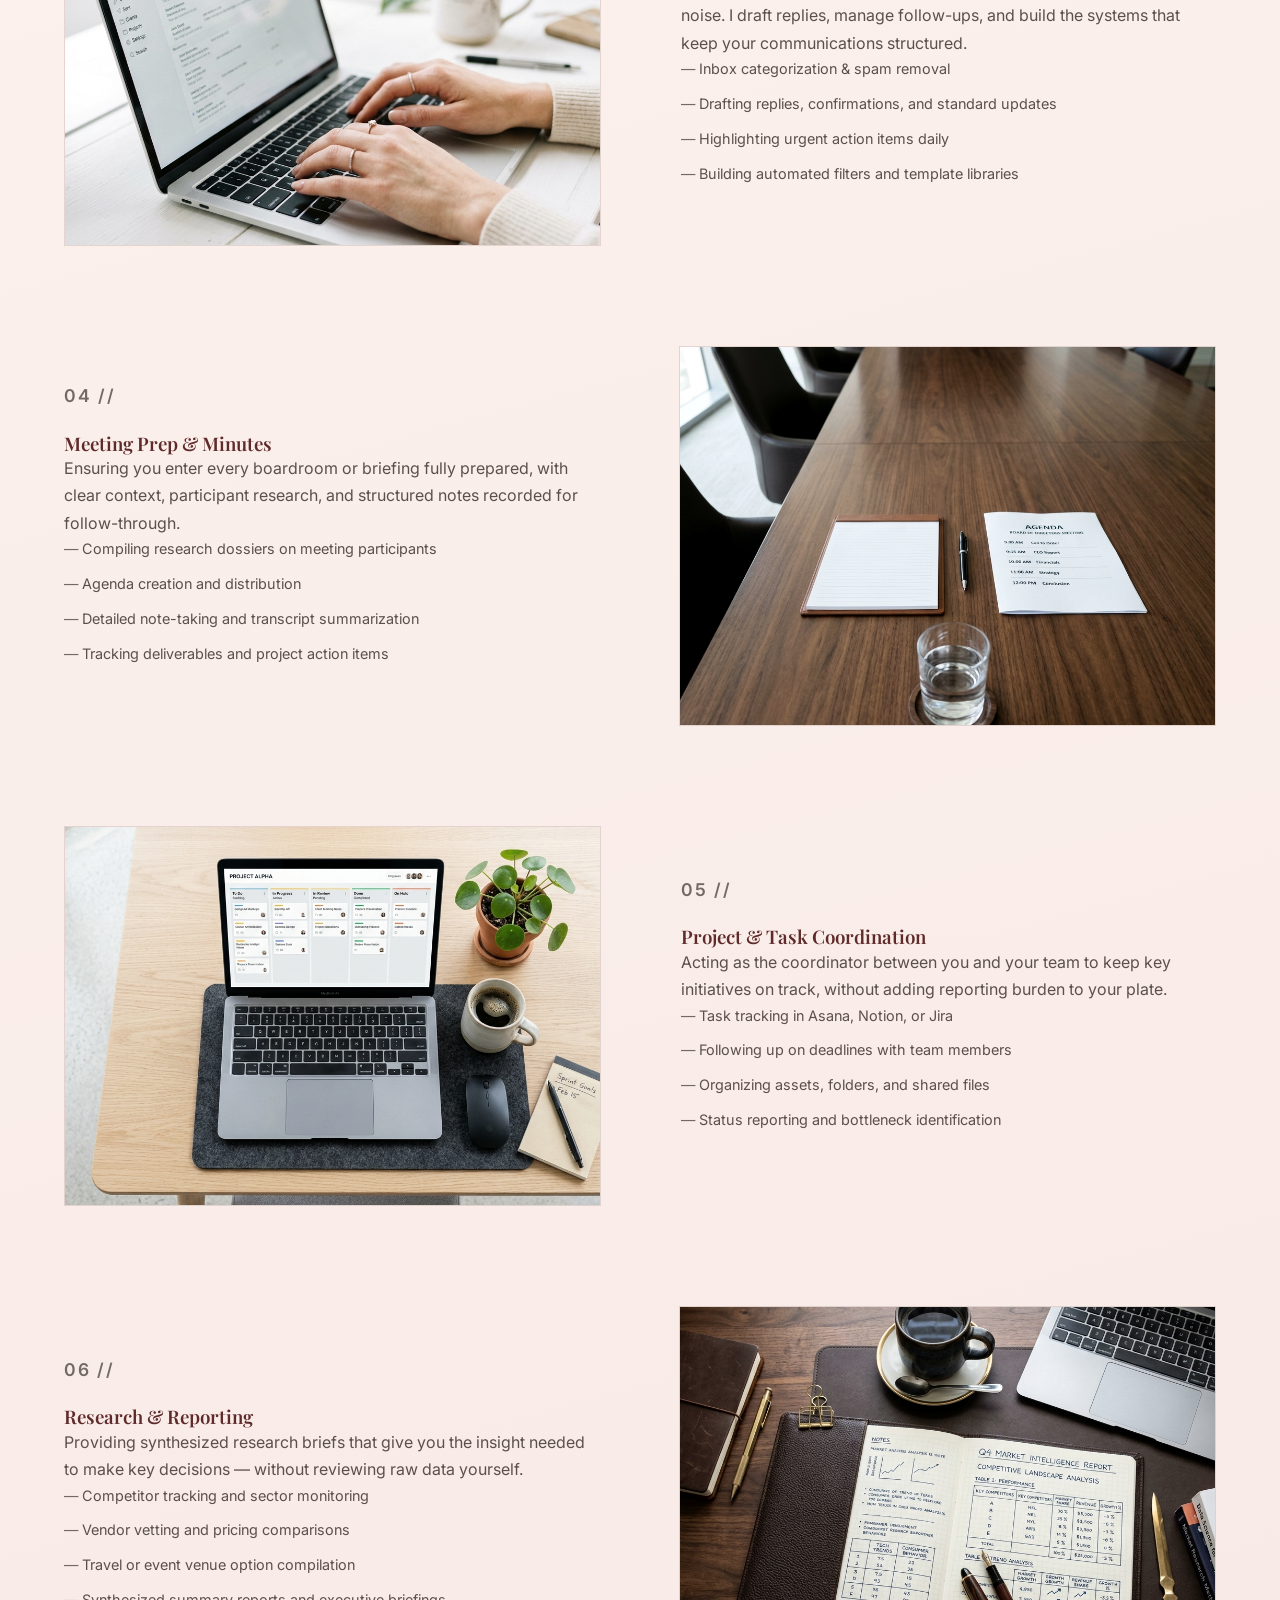
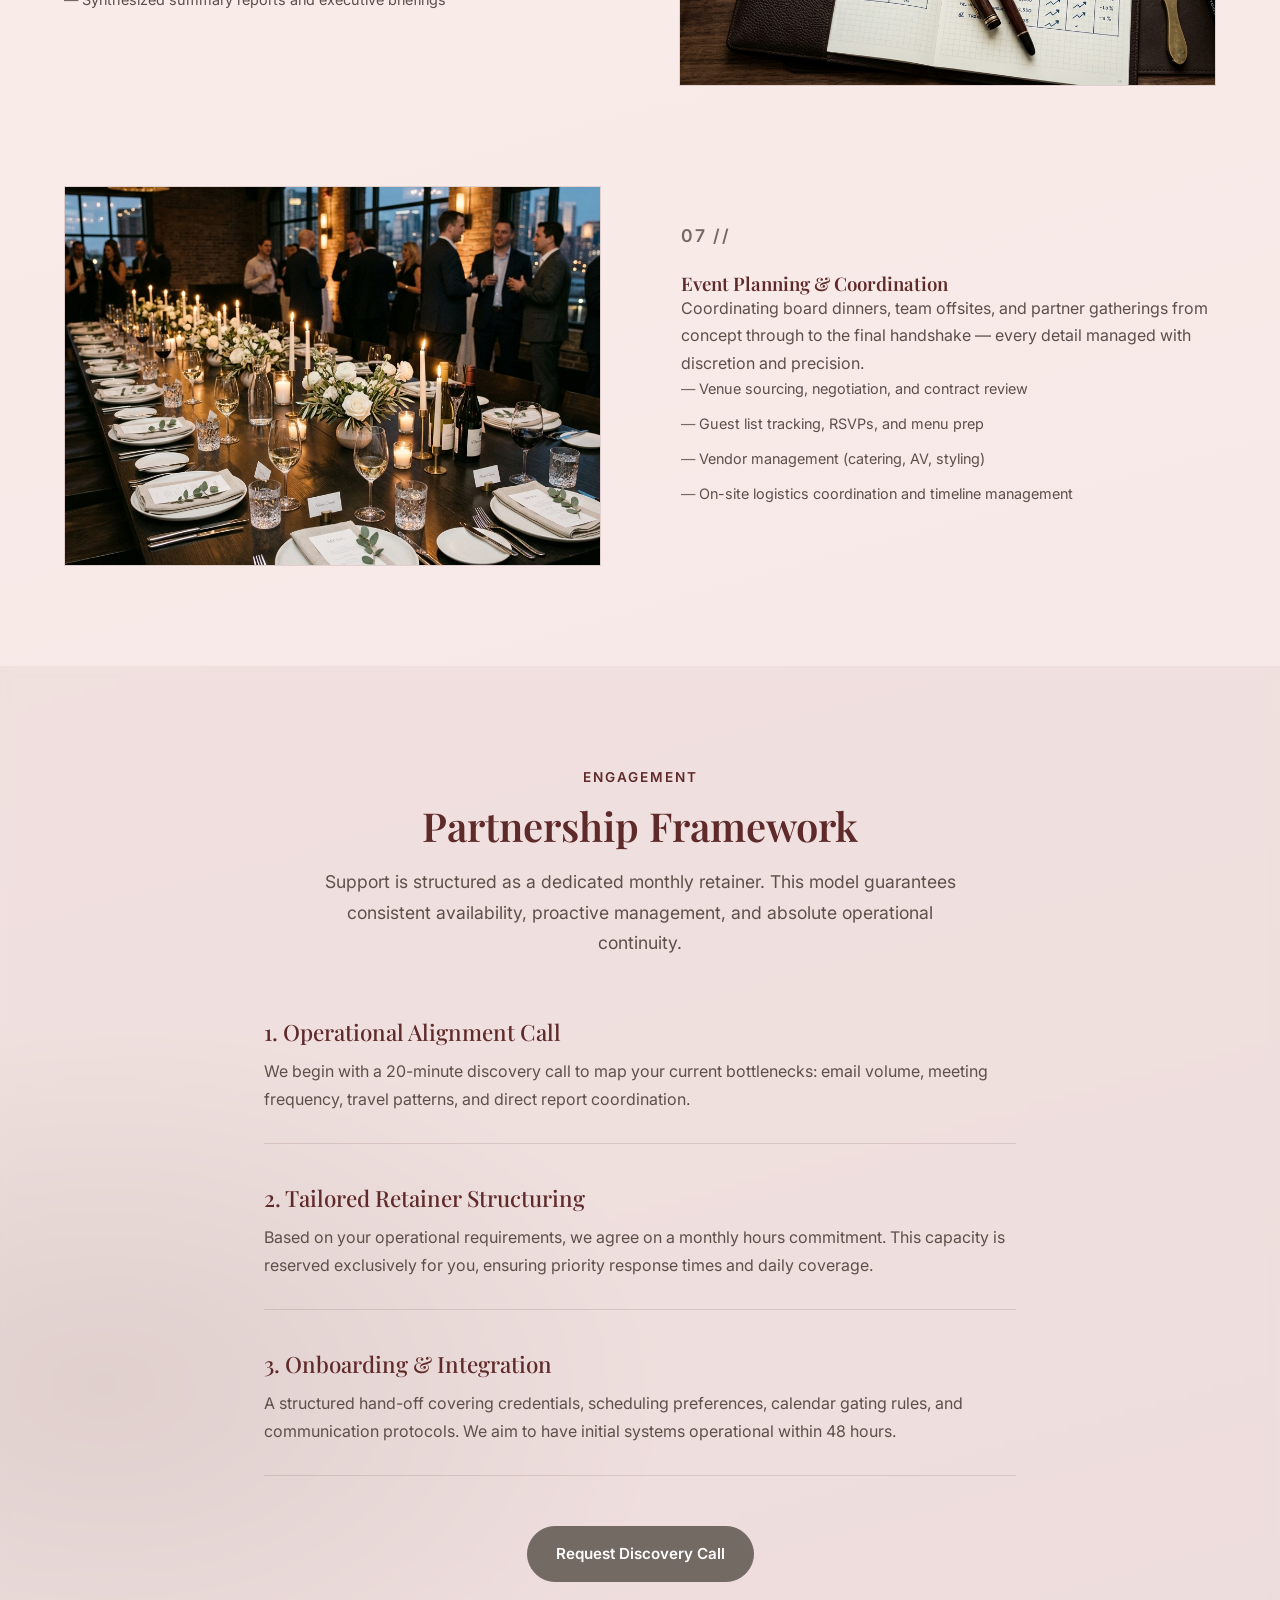
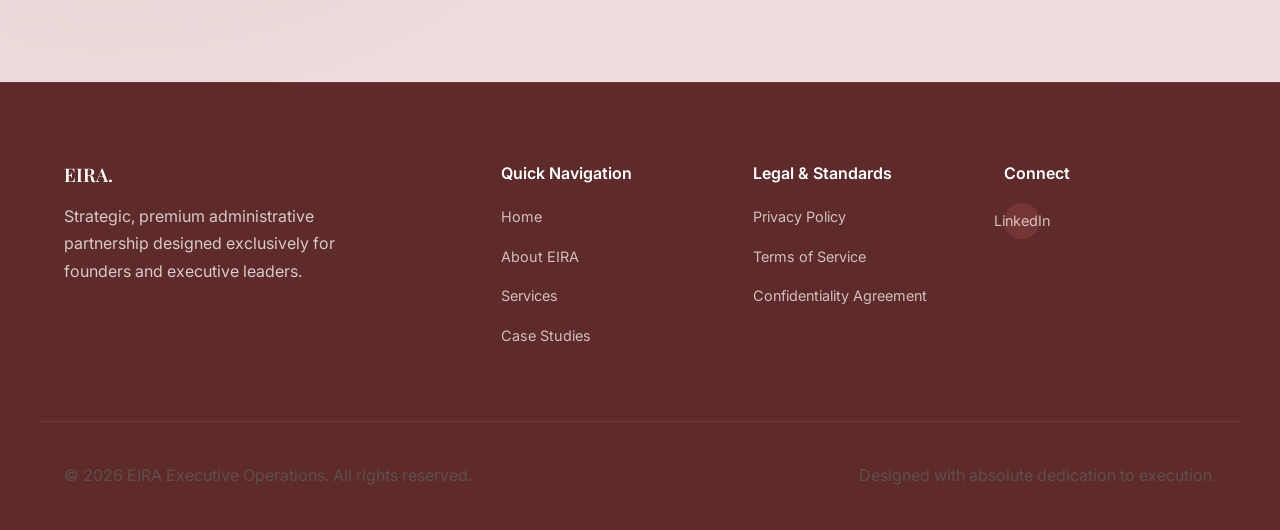
<file: Services.html>
<!DOCTYPE html>
<html lang="en">
<head>
    <meta charset="UTF-8">
    <meta name="viewport" content="width=device-width, initial-scale=1.0">
    <title>Capabilities — EIRA Executive Operations</title>
    <meta name="description" content="Explore high-level administrative solutions covering calendar audit, inbox recovery, meeting logistics, and travel coordination.">
    <link rel="stylesheet" href="css/style.css">
</head>
<body>

    <!-- Header Navigation -->
    <header class="header">
        <div class="container nav-container">
            <a href="index.html" class="logo">EIRA<span>.</span></a>
            <button class="menu-toggle" aria-label="Toggle menu" id="menuToggle">
                <span></span>
                <span></span>
                <span></span>
            </button>
            <ul class="nav-menu" id="navMenu">
                <li><a href="index.html" class="nav-link">Home</a></li>
                <li><a href="About.html" class="nav-link">About</a></li>
                <li><a href="Services.html" class="nav-link active">Services</a></li>
                <li><a href="Projects.html" class="nav-link">Portfolio</a></li>
                <li><a href="Testimonials.html" class="nav-link">Testimonials</a></li>
                <li><a href="Contact.html" class="nav-link">Contact</a></li>
                <li><a href="Contact.html" class="btn-nav">Book a Call</a></li>
            </ul>
        </div>
    </header>

    <!-- Main Content -->
    <main style="margin-top: 80px;">
        <!-- Hero -->
        <section class="section section-light" style="padding: 80px 0;">
            <div class="container">
                <div class="section-header" style="margin-bottom: 40px;">
                    <span class="tagline">Our Capabilities</span>
                    <h1>Operational Services</h1>
                    <p>Administrative support engineered to restore focus and yield executive leverage.</p>
                </div>
            </div>
        </section>

        <!-- Services Alternating Rows -->
        <section class="section">
            <div class="container">
                <div class="service-list">

                    <!-- 1. Calendar & Scheduling — Image Left -->
                    <div class="service-row" id="calendar">
                        <div class="service-image">
                            <img src="photos/svc_calendar.png" alt="Calendar and scheduling management">
                        </div>
                        <div class="service-row-content">
                            <span class="service-icon">01 //</span>
                            <h3>Calendar & Scheduling</h3>
                            <p>Management of your schedules, meetings, and focus buffers to protect your core working hours. I act as the gatekeeper of your time, ensuring you engage only with what deserves your attention.</p>
                            <ul class="service-bullets">
                                <li>Multi-timezone calendar reconciliation</li>
                                <li>Strategic gating and meeting qualification</li>
                                <li>Client & partner scheduling coordination</li>
                                <li>Buffers for focus, travel, and personal downtime</li>
                            </ul>
                        </div>
                    </div>

                    <!-- 2. Travel Planning — Image Right -->
                    <div class="service-row" id="travel">
                        <div class="service-image">
                            <img src="photos/svc_travel.png" alt="Executive travel planning and logistics">
                        </div>
                        <div class="service-row-content">
                            <span class="service-icon">02 //</span>
                            <h3>Travel Planning & Logistics</h3>
                            <p>End-to-end management of complex domestic and international travel, ensuring every transfer, lodging, and route is confirmed well in advance — with contingency plans ready before you board.</p>
                            <ul class="service-bullets">
                                <li>Flight booking and upgrade management</li>
                                <li>Boutique lodging recommendations & reservations</li>
                                <li>Ground transit and visa prep coordination</li>
                                <li>Real-time itinerary monitoring and backups</li>
                            </ul>
                        </div>
                    </div>

                    <!-- 3. Email & Correspondence — Image Left -->
                    <div class="service-row" id="email">
                        <div class="service-image">
                            <img src="photos/svc_email.png" alt="Email and correspondence management">
                        </div>
                        <div class="service-row-content">
                            <span class="service-icon">03 //</span>
                            <h3>Email & Correspondence</h3>
                            <p>Inbox filtering and prioritization to surface critical matters and eliminate noise. I draft replies, manage follow-ups, and build the systems that keep your communications structured.</p>
                            <ul class="service-bullets">
                                <li>Inbox categorization & spam removal</li>
                                <li>Drafting replies, confirmations, and standard updates</li>
                                <li>Highlighting urgent action items daily</li>
                                <li>Building automated filters and template libraries</li>
                            </ul>
                        </div>
                    </div>

                    <!-- 4. Meeting Prep & Minutes — Image Right -->
                    <div class="service-row" id="meetings">
                        <div class="service-image">
                            <img src="photos/svc_meetings.png" alt="Executive meeting prep and summary minutes">
                        </div>
                        <div class="service-row-content">
                            <span class="service-icon">04 //</span>
                            <h3>Meeting Prep & Minutes</h3>
                            <p>Ensuring you enter every boardroom or briefing fully prepared, with clear context, participant research, and structured notes recorded for follow-through.</p>
                            <ul class="service-bullets">
                                <li>Compiling research dossiers on meeting participants</li>
                                <li>Agenda creation and distribution</li>
                                <li>Detailed note-taking and transcript summarization</li>
                                <li>Tracking deliverables and project action items</li>
                            </ul>
                        </div>
                    </div>

                    <!-- 5. Project & Task Coordination — Image Left -->
                    <div class="service-row" id="projects">
                        <div class="service-image">
                            <img src="photos/svc_projects.png" alt="Project management and team task coordination">
                        </div>
                        <div class="service-row-content">
                            <span class="service-icon">05 //</span>
                            <h3>Project & Task Coordination</h3>
                            <p>Acting as the coordinator between you and your team to keep key initiatives on track, without adding reporting burden to your plate.</p>
                            <ul class="service-bullets">
                                <li>Task tracking in Asana, Notion, or Jira</li>
                                <li>Following up on deadlines with team members</li>
                                <li>Organizing assets, folders, and shared files</li>
                                <li>Status reporting and bottleneck identification</li>
                            </ul>
                        </div>
                    </div>

                    <!-- 6. Research & Reporting — Image Right -->
                    <div class="service-row" id="research">
                        <div class="service-image">
                            <img src="photos/svc_research.png" alt="Executive research and options reporting">
                        </div>
                        <div class="service-row-content">
                            <span class="service-icon">06 //</span>
                            <h3>Research & Reporting</h3>
                            <p>Providing synthesized research briefs that give you the insight needed to make key decisions — without reviewing raw data yourself.</p>
                            <ul class="service-bullets">
                                <li>Competitor tracking and sector monitoring</li>
                                <li>Vendor vetting and pricing comparisons</li>
                                <li>Travel or event venue option compilation</li>
                                <li>Synthesized summary reports and executive briefings</li>
                            </ul>
                        </div>
                    </div>

                    <!-- 7. Event Planning — Image Left -->
                    <div class="service-row" id="events">
                        <div class="service-image">
                            <img src="photos/svc_events.png" alt="Executive corporate dinners and event planning">
                        </div>
                        <div class="service-row-content">
                            <span class="service-icon">07 //</span>
                            <h3>Event Planning & Coordination</h3>
                            <p>Coordinating board dinners, team offsites, and partner gatherings from concept through to the final handshake — every detail managed with discretion and precision.</p>
                            <ul class="service-bullets">
                                <li>Venue sourcing, negotiation, and contract review</li>
                                <li>Guest list tracking, RSVPs, and menu prep</li>
                                <li>Vendor management (catering, AV, styling)</li>
                                <li>On-site logistics coordination and timeline management</li>
                            </ul>
                        </div>
                    </div>

                </div>
            </div>
        </section>

        <!-- Partnership Retainer Info -->
        <section class="section section-light">
            <div class="container" style="max-width: 800px;">
                <div class="section-header">
                    <span class="tagline">Engagement</span>
                    <h2>Partnership Framework</h2>
                    <p>Support is structured as a dedicated monthly retainer. This model guarantees consistent availability, proactive management, and absolute operational continuity.</p>
                </div>

                <div style="display: grid; grid-template-columns: 1fr; gap: 40px; margin-bottom: 50px;">
                    <div style="border-bottom: 1px solid var(--border); padding-bottom: 30px;">
                        <h3 style="font-family:'Playfair Display', serif; font-size:1.4rem; margin-bottom:12px; color:var(--primary); font-weight:500;">1. Operational Alignment Call</h3>
                        <p>We begin with a 20-minute discovery call to map your current bottlenecks: email volume, meeting frequency, travel patterns, and direct report coordination.</p>
                    </div>

                    <div style="border-bottom: 1px solid var(--border); padding-bottom: 30px;">
                        <h3 style="font-family:'Playfair Display', serif; font-size:1.4rem; margin-bottom:12px; color:var(--primary); font-weight:500;">2. Tailored Retainer Structuring</h3>
                        <p>Based on your operational requirements, we agree on a monthly hours commitment. This capacity is reserved exclusively for you, ensuring priority response times and daily coverage.</p>
                    </div>

                    <div style="border-bottom: 1px solid var(--border); padding-bottom: 30px;">
                        <h3 style="font-family:'Playfair Display', serif; font-size:1.4rem; margin-bottom:12px; color:var(--primary); font-weight:500;">3. Onboarding & Integration</h3>
                        <p>A structured hand-off covering credentials, scheduling preferences, calendar gating rules, and communication protocols. We aim to have initial systems operational within 48 hours.</p>
                    </div>
                </div>

                <div style="text-align: center;">
                    <a href="Contact.html" class="btn btn-accent">Request Discovery Call</a>
                </div>
            </div>
        </section>
    </main>

    <!-- Footer -->
    <footer class="footer">
        <div class="container footer-grid">
            <div class="footer-brand">
                <h3>EIRA<span>.</span></h3>
                <p>Strategic, premium administrative partnership designed exclusively for founders and executive leaders.</p>
            </div>
            <div class="footer-links">
                <h4>Quick Navigation</h4>
                <ul>
                    <li><a href="index.html">Home</a></li>
                    <li><a href="About.html">About EIRA</a></li>
                    <li><a href="Services.html">Services</a></li>
                    <li><a href="Projects.html">Case Studies</a></li>
                </ul>
            </div>
            <div class="footer-links">
                <h4>Legal & Standards</h4>
                <ul>
                    <li><a href="#">Privacy Policy</a></li>
                    <li><a href="#">Terms of Service</a></li>
                    <li><a href="#">Confidentiality Agreement</a></li>
                </ul>
            </div>
            <div class="footer-links">
                <h4>Connect</h4>
                <div class="social-links">
                    <a href="https://www.linkedin.com/in/else-founder-eiraexecutiveops" class="social-link" aria-label="LinkedIn" target="_blank" rel="noopener noreferrer">LinkedIn</a>
                </div>
            </div>
        </div>
        <div class="container footer-bottom">
            <p>&copy; 2026 EIRA Executive Operations. All rights reserved.</p>
            <p>Designed with absolute dedication to execution.</p>
        </div>
    </footer>

    <script>
        // Mobile Nav Menu Toggle
        const menuToggle = document.getElementById('menuToggle');
        const navMenu = document.getElementById('navMenu');
        
        menuToggle.addEventListener('click', () => {
            navMenu.classList.toggle('active');
            menuToggle.classList.toggle('active');
        });
    </script>
</body>
</html>
</file>
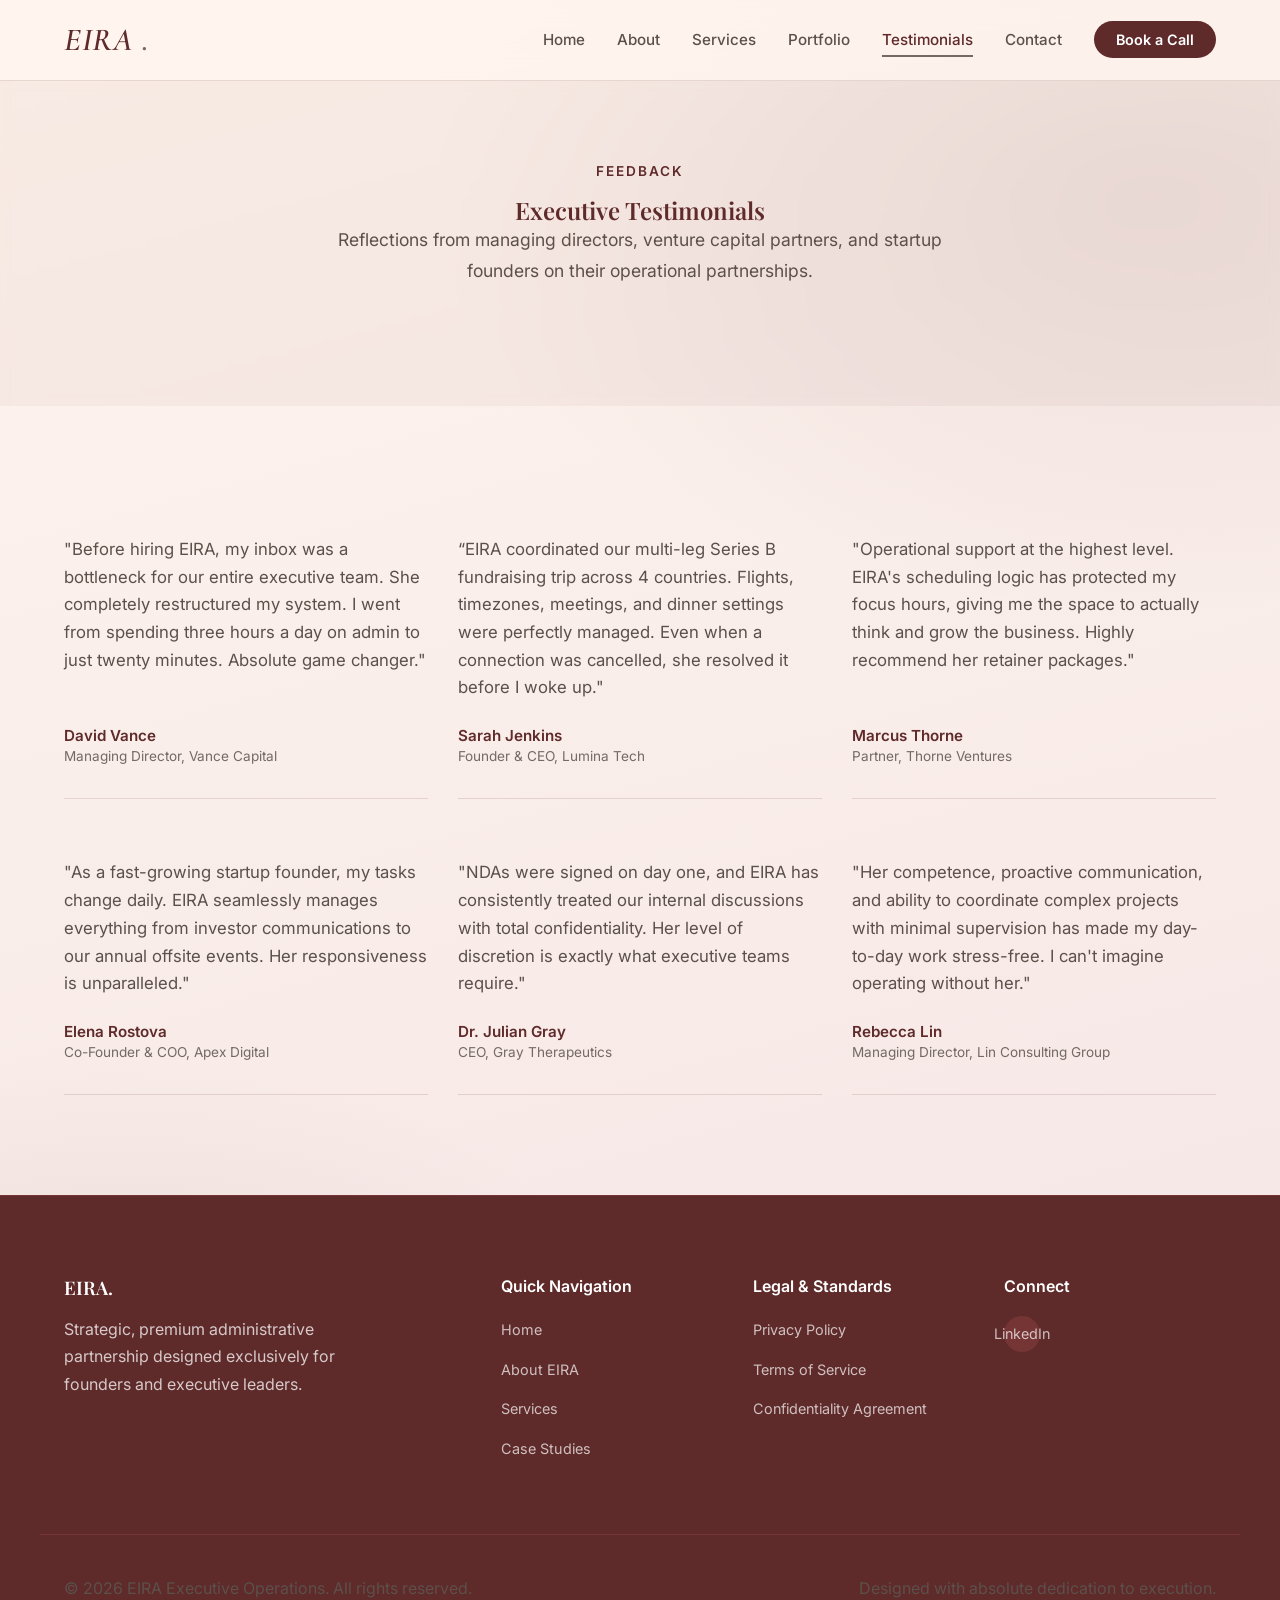
<file: Testimonials.html>
﻿<!DOCTYPE html>
<html lang="en">
<head>
    <meta charset="UTF-8">
    <meta name="viewport" content="width=device-width, initial-scale=1.0">
    <title>Testimonials — EIRA Executive Operations</title>
    <meta name="description" content="Read reviews and testimonials from C-suite leaders, founders, and investors about partnering with EIRA.">
    <link rel="stylesheet" href="css/style.css">
</head>
<body>

    <!-- Header Navigation -->
    <header class="header">
        <div class="container nav-container">
            <a href="index.html" class="logo">EIRA<span>.</span></a>
            <button class="menu-toggle" aria-label="Toggle menu" id="menuToggle">
                <span></span>
                <span></span>
                <span></span>
            </button>
            <ul class="nav-menu" id="navMenu">
                <li><a href="index.html" class="nav-link">Home</a></li>
                <li><a href="About.html" class="nav-link">About</a></li>
                <li><a href="Services.html" class="nav-link">Services</a></li>
                <li><a href="Projects.html" class="nav-link">Portfolio</a></li>
                <li><a href="Testimonials.html" class="nav-link active">Testimonials</a></li>
                <li><a href="Contact.html" class="nav-link">Contact</a></li>
                <li><a href="Contact.html" class="btn-nav">Book a Call</a></li>
            </ul>
        </div>
    </header>

    <!-- Main Content -->
    <main style="margin-top: 80px;">
        <!-- Hero Section -->
        <section class="section section-light" style="padding: 80px 0;">
            <div class="container">
                <div class="section-header" style="margin-bottom: 40px;">
                    <span class="tagline">Feedback</span>
                    <h1>Executive Testimonials</h1>
                    <p>Reflections from managing directors, venture capital partners, and startup founders on their operational partnerships.</p>
                </div>
            </div>
        </section>
 
        <!-- Testimonial Grid -->
        <section class="section">
            <div class="container">
                <div class="testimonials-slider" style="display: grid; grid-template-columns: repeat(auto-fit, minmax(350px, 1fr)); gap: 30px;">
                    <!-- 1 -->
                    <div class="testimonial-card">
                        <div>
                            <div class="testimonial-content">
                                "Before hiring EIRA, my inbox was a bottleneck for our entire executive team. She completely restructured my system. I went from spending three hours a day on admin to just twenty minutes. Absolute game changer."
                            </div>
                        </div>
                        <div class="testimonial-author">
                            <div class="author-info">
                                <h4>David Vance</h4>
                                <p>Managing Director, Vance Capital</p>
                            </div>
                        </div>
                    </div>

                    <!-- 2 -->
                    <div class="testimonial-card">
                        <div>
                            <div class="testimonial-content">
                                &ldquo;EIRA coordinated our multi-leg Series B fundraising trip across 4 countries. Flights, timezones, meetings, and dinner settings were perfectly managed. Even when a connection was cancelled, she resolved it before I woke up."
                            </div>
                        </div>
                        <div class="testimonial-author">
                            <div class="author-info">
                                <h4>Sarah Jenkins</h4>
                                <p>Founder & CEO, Lumina Tech</p>
                            </div>
                        </div>
                    </div>

                    <!-- 3 -->
                    <div class="testimonial-card">
                        <div>
                            <div class="testimonial-content">
                                "Operational support at the highest level. EIRA's scheduling logic has protected my focus hours, giving me the space to actually think and grow the business. Highly recommend her retainer packages."
                            </div>
                        </div>
                        <div class="testimonial-author">
                            <div class="author-info">
                                <h4>Marcus Thorne</h4>
                                <p>Partner, Thorne Ventures</p>
                            </div>
                        </div>
                    </div>

                    <!-- 4 -->
                    <div class="testimonial-card">
                        <div>
                            <div class="testimonial-content">
                                "As a fast-growing startup founder, my tasks change daily. EIRA seamlessly manages everything from investor communications to our annual offsite events. Her responsiveness is unparalleled."
                            </div>
                        </div>
                        <div class="testimonial-author">
                            <div class="author-info">
                                <h4>Elena Rostova</h4>
                                <p>Co-Founder & COO, Apex Digital</p>
                            </div>
                        </div>
                    </div>

                    <!-- 5 -->
                    <div class="testimonial-card">
                        <div>
                            <div class="testimonial-content">
                                "NDAs were signed on day one, and EIRA has consistently treated our internal discussions with total confidentiality. Her level of discretion is exactly what executive teams require."
                            </div>
                        </div>
                        <div class="testimonial-author">
                            <div class="author-info">
                                <h4>Dr. Julian Gray</h4>
                                <p>CEO, Gray Therapeutics</p>
                            </div>
                        </div>
                    </div>

                    <!-- 6 -->
                    <div class="testimonial-card">
                        <div>
                            <div class="testimonial-content">
                                "Her competence, proactive communication, and ability to coordinate complex projects with minimal supervision has made my day-to-day work stress-free. I can't imagine operating without her."
                            </div>
                        </div>
                        <div class="testimonial-author">
                            <div class="author-info">
                                <h4>Rebecca Lin</h4>
                                <p>Managing Director, Lin Consulting Group</p>
                            </div>
                        </div>
                    </div>
                </div>
            </div>
        </section>
    </main>

    <!-- Footer -->
    <footer class="footer">
        <div class="container footer-grid">
            <div class="footer-brand">
                <h3>EIRA<span>.</span></h3>
                <p>Strategic, premium administrative partnership designed exclusively for founders and executive leaders.</p>
            </div>
            <div class="footer-links">
                <h4>Quick Navigation</h4>
                <ul>
                    <li><a href="index.html">Home</a></li>
                    <li><a href="About.html">About EIRA</a></li>
                    <li><a href="Services.html">Services</a></li>
                    <li><a href="Projects.html">Case Studies</a></li>
                </ul>
            </div>
            <div class="footer-links">
                <h4>Legal & Standards</h4>
                <ul>
                    <li><a href="#">Privacy Policy</a></li>
                    <li><a href="#">Terms of Service</a></li>
                    <li><a href="#">Confidentiality Agreement</a></li>
                </ul>
            </div>
            <div class="footer-links">
                <h4>Connect</h4>
                <div class="social-links">
                    <a href="https://www.linkedin.com/in/else-founder-eiraexecutiveops" class="social-link" aria-label="LinkedIn" target="_blank" rel="noopener noreferrer">LinkedIn</a>
                </div>
            </div>
        </div>
        <div class="container footer-bottom">
            <p>&copy; 2026 EIRA Executive Operations. All rights reserved.</p>
            <p>Designed with absolute dedication to execution.</p>
        </div>
    </footer>

    <script>
        // Mobile Nav Menu Toggle
        const menuToggle = document.getElementById('menuToggle');
        const navMenu = document.getElementById('navMenu');
        
        menuToggle.addEventListener('click', () => {
            navMenu.classList.toggle('active');
            menuToggle.classList.toggle('active');
        });
    </script>
</body>
</html>
</file>
<file: css/style.css>
@import url('https://fonts.googleapis.com/css2?family=Cormorant+Garamond:ital,wght@0,500;0,600;0,700;1,600&family=Inter:wght@300;400;500;600;700&family=Playfair+Display:ital,wght@0,400;0,600;1,400&display=swap');

:root {
    --primary: #5f2a2a;       /* Plum/Wine */
    --primary-light: #753535;
    --accent: #746A64;        /* Warm Taupe/Brown */
    --accent-hover: #5C504A;  /* Deep Warm Brown */
    --bg: #fff5ee;            /* Warm Peach/Cream */
    --surface: rgba(95, 42, 42, 0.045); /* Blended soft pinkish cream */
    --surface-card: rgba(255, 255, 255, 0.5); /* Semi-transparent frosted card */
    --text-main: #2F2623;     /* Dark Charcoal/Brown */
    --text-muted: #5C504A;    /* Muted warm brown */
    --text-light: #746A64;    /* Light warm brown */
    --border: rgba(95, 42, 42, 0.14);
    --shadow-sm: 0 4px 10px rgba(47, 38, 35, 0.04);
    --shadow-md: 0 10px 30px rgba(47, 38, 35, 0.08);
    --shadow-lg: 0 18px 48px rgba(47, 38, 35, 0.12);
    --transition: all 0.4s cubic-bezier(0.22, 1, 0.36, 1);
}

* {
    margin: 0;
    padding: 0;
    box-sizing: border-box;
}

html {
    scroll-behavior: smooth;
}

body {
    font-family: 'Inter', -apple-system, BlinkMacSystemFont, "Segoe UI", Roboto, sans-serif;
    background:
        radial-gradient(1200px 700px at 90% 12%, rgba(95, 42, 42, 0.08), transparent 60%),
        radial-gradient(900px 580px at 8% 86%, rgba(116, 106, 100, 0.12), transparent 62%),
        linear-gradient(165deg, #fff5ee, #f3e4e4);
    color: var(--text-main);
    line-height: 1.72;
    overflow-x: hidden;
    position: relative;
}

h1, h2, h3, h4 {
    font-family: 'Playfair Display', Georgia, serif;
    font-weight: 600;
    color: var(--primary);
    line-height: 1.25;
}

p {
    font-size: 1rem;
    color: var(--text-muted);
}

a {
    text-decoration: none;
    color: inherit;
    transition: var(--transition);
}

/* ===== LAYOUT & SECTIONS ===== */
.container {
    max-width: 1200px;
    margin: 0 auto;
    padding: 0 24px;
}

.section {
    padding: 100px 0;
}

.section-light {
    background-color: var(--surface);
    backdrop-filter: blur(5px);
}

.section-header {
    text-align: center;
    max-width: 650px;
    margin: 0 auto 60px;
}

.section-header .tagline {
    font-size: 0.85rem;
    text-transform: uppercase;
    letter-spacing: 2px;
    color: var(--primary); /* Deep plum taglines */
    font-weight: 600;
    margin-bottom: 12px;
    display: block;
}

.section-header h2 {
    font-size: 2.5rem;
    margin-bottom: 16px;
}

.section-header p {
    font-size: 1.1rem;
}

/* ===== NAVIGATION ===== */
.header {
    position: fixed;
    top: 0;
    left: 0;
    width: 100%;
    z-index: 1000;
    background-color: rgba(255, 245, 238, 0.75);
    backdrop-filter: blur(15px);
    -webkit-backdrop-filter: blur(15px);
    border-bottom: 1px solid var(--border);
    transition: var(--transition);
}

.header.scrolled {
    box-shadow: var(--shadow-sm);
    padding: 12px 0;
}

.nav-container {
    display: flex;
    justify-content: space-between;
    align-items: center;
    height: 80px;
}

.logo {
    font-family: 'Cormorant Garamond', 'Playfair Display', serif;
    font-size: 2rem;
    font-style: italic;
    font-weight: 600;
    color: var(--primary);
    letter-spacing: 0.5px;
    display: flex;
    align-items: center;
    gap: 10px;
}

.logo span {
    color: var(--accent);
}

.nav-menu {
    display: flex;
    align-items: center;
    gap: 32px;
    list-style: none;
}

.nav-link {
    font-size: 0.95rem;
    font-weight: 500;
    color: var(--text-muted);
    position: relative;
    padding: 8px 0;
}

.nav-link:hover, .nav-link.active {
    color: var(--primary);
}

.nav-link::after {
    content: '';
    position: absolute;
    bottom: 0;
    left: 0;
    width: 0;
    height: 2px;
    background-color: var(--accent);
    transition: var(--transition);
}

.nav-link:hover::after, .nav-link.active::after {
    width: 100%;
}

.btn-nav {
    background-color: var(--primary);
    color: white !important;
    padding: 10px 22px;
    border-radius: 50px;
    font-size: 0.9rem;
    font-weight: 600;
}

.btn-nav:hover {
    background-color: var(--accent);
    transform: translateY(-1px);
}

.menu-toggle {
    display: none;
    flex-direction: column;
    gap: 6px;
    cursor: pointer;
    background: none;
    border: none;
}

.menu-toggle span {
    display: block;
    width: 25px;
    height: 2px;
    background-color: var(--primary);
    transition: var(--transition);
}

/* ===== BUTTONS ===== */
.btn {
    display: inline-flex;
    align-items: center;
    justify-content: center;
    padding: 14px 28px;
    border-radius: 50px;
    font-size: 0.95rem;
    font-weight: 600;
    transition: var(--transition);
    cursor: pointer;
}

.btn-primary {
    background-color: var(--primary);
    color: white;
    border: 1px solid var(--primary);
}

.btn-primary:hover {
    background-color: var(--accent);
    border-color: var(--accent);
    transform: translateY(-2px);
    box-shadow: var(--shadow-md);
}

.btn-outline {
    background-color: transparent;
    color: var(--primary);
    border: 1px solid var(--primary);
}

.btn-outline:hover {
    background-color: var(--primary);
    color: white;
    transform: translateY(-2px);
}

.btn-accent {
    background-color: var(--accent);
    color: white;
    border: 1px solid var(--accent);
}

.btn-accent:hover {
    background-color: var(--accent-hover);
    border-color: var(--accent-hover);
    transform: translateY(-2px);
    box-shadow: var(--shadow-md);
}

/* ===== HERO SECTION ===== */
.hero {
    min-height: 90vh;
    padding: 140px 0 80px;
    display: flex;
    align-items: center;
    background: transparent;
}

.hero-grid {
    display: grid;
    grid-template-columns: 1.1fr 0.9fr;
    gap: 80px;
    align-items: center;
}

.hero-content {
    max-width: 620px;
}

.hero-tag {
    font-size: 0.85rem;
    text-transform: uppercase;
    letter-spacing: 3px;
    color: var(--accent);
    font-weight: 600;
    margin-bottom: 24px;
    display: inline-block;
}

.hero h1 {
    font-size: 3.4rem;
    color: var(--primary);
    margin-bottom: 24px;
    letter-spacing: -0.5px;
    font-family: 'Playfair Display', Georgia, serif;
    font-weight: 500;
}

.hero h1 span {
    font-family: 'Playfair Display', serif;
    font-style: italic;
    font-weight: 400;
    color: var(--accent);
}

.hero-desc {
    font-size: 1.15rem;
    color: var(--text-muted);
    margin-bottom: 40px;
    line-height: 1.7;
}

.hero-actions {
    display: flex;
    gap: 16px;
}

.hero-photo-wrapper {
    position: relative;
    display: flex;
    justify-content: flex-end;
    align-items: center;
}

.hero-photo {
    position: relative;
    z-index: 2;
    max-width: 90%;
    height: auto;
    border-radius: 4px;
    filter: grayscale(15%) contrast(102%);
    transition: var(--transition);
}

.hero-photo:hover {
    transform: translateY(-4px);
}

/* ===== SERVICES PREVIEW (LANDING) & MAIN SERVICES ===== */
.services-grid {
    display: grid;
    grid-template-columns: repeat(auto-fit, minmax(320px, 1fr));
    gap: 40px;
}

/* ===== SERVICES ALTERNATING ROWS (Services page) ===== */
.service-list {
    display: flex;
    flex-direction: column;
    gap: 100px;
}

.service-row {
    display: flex;
    align-items: center;
    gap: 80px;
}

.service-row:nth-child(even) {
    flex-direction: row-reverse;
}

.service-image {
    flex: 1;
    width: 50%;
    height: 380px;
    overflow: hidden;
    position: relative;
    border: 1px solid var(--border);
}

.service-image img {
    width: 100%;
    height: 100%;
    object-fit: cover;
    filter: grayscale(10%) contrast(102%);
    transition: var(--transition);
}

.service-image img:hover {
    transform: scale(1.02);
}

.service-image-placeholder {
    width: 100%;
    height: 100%;
    display: flex;
    align-items: center;
    justify-content: center;
    font-family: 'Playfair Display', serif;
    font-style: italic;
    font-size: 0.95rem;
    color: var(--text-muted);
}

.service-row-content {
    flex: 1;
    width: 50%;
}

@media (max-width: 768px) {
    .service-row, .service-row:nth-child(even) {
        flex-direction: column;
        gap: 30px;
    }
    .service-image, .service-row-content {
        width: 100%;
        height: auto;
    }
    .service-image {
        height: 260px;
    }
}

.service-card {
    background: transparent;
    padding: 0 0 30px 0;
    border-radius: 0;
    border: none;
    border-bottom: 1px solid var(--border);
    box-shadow: none;
    transition: var(--transition);
}

.service-card:hover {
    transform: none;
    box-shadow: none;
    border-color: var(--accent);
}

.service-icon {
    font-size: 1.1rem;
    font-weight: 600;
    text-transform: uppercase;
    letter-spacing: 2px;
    margin-bottom: 20px;
    display: inline-block;
    color: var(--accent);
}

.service-card h3 {
    font-size: 1.5rem;
    margin-bottom: 16px;
    font-family: 'Playfair Display', serif;
    font-weight: 500;
}

.service-card p {
    margin-bottom: 24px;
    font-size: 0.95rem;
    color: var(--text-muted);
    line-height: 1.6;
}

.service-bullets {
    list-style: none;
    margin-bottom: 24px;
}

.service-bullets li {
    position: relative;
    padding-left: 18px;
    margin-bottom: 10px;
    font-size: 0.9rem;
    color: var(--text-muted);
}

.service-bullets li::before {
    content: '—';
    position: absolute;
    left: 0;
    color: var(--accent);
}

.service-link {
    font-size: 0.9rem;
    font-weight: 600;
    color: var(--primary);
    display: flex;
    align-items: center;
    gap: 8px;
}

.service-link:hover {
    color: var(--accent);
}

.service-link span {
    transition: var(--transition);
}

.service-link:hover span {
    transform: translateX(4px);
}

/* ===== ABOUT PREVIEW & PAGE ===== */
.about-section {
    display: grid;
    grid-template-columns: 0.9fr 1.1fr;
    gap: 60px;
    align-items: center;
}

.about-photo-wrapper {
    position: relative;
    border: 1px solid var(--border);
    padding: 16px;
    background-color: white;
    box-shadow: var(--shadow-md);
}

.about-photo-wrapper::after {
    content: '';
    position: absolute;
    top: 30px;
    left: -20px;
    width: 100%;
    height: 100%;
    border: 2px solid var(--accent);
    z-index: -1;
}

.about-photo {
    width: 100%;
    height: auto;
    display: block;
}

.about-content h2 {
    font-size: 2.5rem;
    margin-bottom: 24px;
}

.about-tag {
    font-size: 0.85rem;
    text-transform: uppercase;
    letter-spacing: 2px;
    color: var(--accent);
    font-weight: 600;
    margin-bottom: 12px;
    display: block;
}

.about-bio {
    font-size: 1.1rem;
    margin-bottom: 20px;
}

.about-details {
    color: var(--text-muted);
    margin-bottom: 30px;
}

.values-grid {
    display: grid;
    grid-template-columns: repeat(3, 1fr);
    gap: 24px;
    margin-top: 40px;
}

.value-item h4 {
    font-size: 1.1rem;
    margin-bottom: 8px;
    color: var(--primary);
}

.value-item p {
    font-size: 0.85rem;
}

/* ===== TESTIMONIALS ===== */
.testimonials-slider {
    display: grid;
    grid-template-columns: repeat(auto-fit, minmax(340px, 1fr));
    gap: 40px;
}

.testimonial-card {
    background: transparent;
    padding: 30px 0;
    border-radius: 0;
    box-shadow: none;
    border: none;
    border-bottom: 1px solid var(--border);
    display: flex;
    flex-direction: column;
    justify-content: space-between;
}

.testimonial-content {
    font-size: 1.05rem;
    color: var(--text-muted);
    margin-bottom: 24px;
    position: relative;
    line-height: 1.65;
}

.testimonial-author {
    display: flex;
    align-items: center;
    gap: 16px;
}

.author-info h4 {
    font-size: 0.95rem;
    font-family: 'Inter', sans-serif;
    font-weight: 600;
    color: var(--primary);
}

.author-info p {
    font-size: 0.85rem;
    color: var(--text-light);
}

.rating {
    color: var(--accent);
    font-size: 0.8rem;
    margin-bottom: 12px;
    letter-spacing: 2px;
}

/* ===== PORTFOLIO / CASE STUDIES ===== */
.portfolio-list {
    display: flex;
    flex-direction: column;
    gap: 100px;
}

.portfolio-row {
    display: flex;
    align-items: center;
    gap: 80px;
}

.portfolio-row:nth-child(even) {
    flex-direction: row-reverse;
}

.portfolio-image {
    flex: 1;
    width: 50%;
    height: 380px;
    background-color: var(--surface);
    border: 1px solid var(--border);
    overflow: hidden;
    position: relative;
}

.portfolio-image img {
    width: 100%;
    height: 100%;
    object-fit: cover;
    filter: grayscale(10%) contrast(102%);
    transition: var(--transition);
}

.portfolio-image img:hover {
    transform: scale(1.02);
}

.portfolio-content {
    flex: 1;
    width: 50%;
}

.portfolio-tag {
    font-size: 0.75rem;
    text-transform: uppercase;
    letter-spacing: 2px;
    color: var(--accent);
    font-weight: 600;
    margin-bottom: 12px;
    display: block;
}

.portfolio-content h3 {
    font-size: 1.8rem;
    margin-bottom: 16px;
    font-family: 'Playfair Display', serif;
    font-weight: 500;
    color: var(--primary);
}

.portfolio-content p {
    font-size: 0.95rem;
    margin-bottom: 24px;
    line-height: 1.65;
    color: var(--text-muted);
}

.portfolio-stats {
    display: flex;
    gap: 40px;
    border-top: 1px dashed var(--border);
    padding-top: 20px;
}

.portfolio-stat-val {
    font-size: 1.3rem;
    font-weight: 600;
    color: var(--accent);
    display: block;
}

.portfolio-stat-lbl {
    font-size: 0.75rem;
    color: var(--text-light);
    text-transform: uppercase;
    letter-spacing: 1px;
}

/* ===== CONTACT SECTION ===== */
.contact-grid {
    display: grid;
    grid-template-columns: 1.1fr 0.9fr;
    gap: 60px;
}

.contact-form-wrapper {
    background-color: white;
    padding: 40px;
    border-radius: 0;
    border: 1px solid var(--border);
    box-shadow: none;
}

.form-group {
    margin-bottom: 24px;
}

.form-group label {
    display: block;
    font-size: 0.85rem;
    font-weight: 600;
    margin-bottom: 8px;
    color: var(--primary);
}

.form-control {
    width: 100%;
    padding: 12px 16px;
    border: 1px solid var(--border);
    border-radius: 0;
    font-family: inherit;
    font-size: 0.95rem;
    color: var(--text-main);
    transition: var(--transition);
}

.form-control:focus {
    outline: none;
    border-color: var(--accent);
    box-shadow: 0 0 0 3px rgba(197, 168, 92, 0.1);
}

textarea.form-control {
    height: 150px;
    resize: vertical;
}

.contact-info-wrapper {
    display: flex;
    flex-direction: column;
    justify-content: center;
}

.info-item {
    display: flex;
    gap: 20px;
    margin-bottom: 32px;
}

.info-icon {
    font-size: 1.5rem;
    color: var(--accent);
    margin-top: 4px;
}

.info-text h4 {
    font-size: 1.1rem;
    margin-bottom: 4px;
    font-family: 'Inter', sans-serif;
    font-weight: 600;
}

.info-text p {
    font-size: 0.95rem;
}

/* ===== PRICING TABLES ===== */
.pricing-grid {
    display: grid;
    grid-template-columns: repeat(auto-fit, minmax(320px, 1fr));
    gap: 30px;
    margin-top: 40px;
}

.pricing-card {
    background-color: var(--surface-card);
    border-radius: 8px;
    border: 1px solid var(--border);
    padding: 50px 40px;
    text-align: center;
    position: relative;
    box-shadow: var(--shadow-sm);
    transition: var(--transition);
}

.pricing-card.popular {
    border-color: var(--accent);
    transform: translateY(-8px);
    box-shadow: var(--shadow-lg);
}

.pricing-card.popular .badge {
    position: absolute;
    top: 20px;
    right: 20px;
    background-color: var(--accent);
    color: white;
    font-size: 0.75rem;
    font-weight: 600;
    padding: 4px 12px;
    border-radius: 50px;
    text-transform: uppercase;
    letter-spacing: 1px;
}

.pricing-header h3 {
    font-size: 1.6rem;
    margin-bottom: 12px;
}

.price {
    font-size: 3rem;
    font-weight: 700;
    color: var(--primary);
    margin: 20px 0;
    font-family: 'Playfair Display', serif;
}

.price span {
    font-size: 1rem;
    font-weight: 400;
    color: var(--text-light);
    font-family: 'Inter', sans-serif;
}

.pricing-features {
    list-style: none;
    margin: 30px 0 40px;
    text-align: left;
}

.pricing-features li {
    padding: 10px 0;
    font-size: 0.95rem;
    color: var(--text-muted);
    border-bottom: 1px solid var(--surface);
    display: flex;
    justify-content: space-between;
}

.pricing-features li::after {
    content: '✓';
    color: var(--accent);
    font-weight: bold;
}

/* ===== FOOTER ===== */
.footer {
    background-color: var(--primary);
    color: white;
    padding: 80px 0 40px;
    border-top: 1px solid var(--primary-light);
}

.footer-grid {
    display: grid;
    grid-template-columns: 1.5fr repeat(3, 0.8fr);
    gap: 40px;
    margin-bottom: 60px;
}

.footer-brand h3 {
    color: white;
    margin-bottom: 16px;
}

.footer-brand p {
    color: rgba(255, 255, 255, 0.75);
    margin-bottom: 24px;
    max-width: 280px;
}

.footer-links h4 {
    color: white;
    font-family: 'Inter', sans-serif;
    font-weight: 600;
    font-size: 1rem;
    margin-bottom: 20px;
}

.footer-links ul {
    list-style: none;
}

.footer-links li {
    margin-bottom: 12px;
}

.footer-links a {
    color: rgba(255, 255, 255, 0.7);
    font-size: 0.9rem;
}

.footer-links a:hover {
    color: white;
    padding-left: 4px;
}

.footer-bottom {
    border-top: 1px solid var(--primary-light);
    padding-top: 40px;
    display: flex;
    justify-content: space-between;
    align-items: center;
    color: rgba(255, 255, 255, 0.6);
    font-size: 0.85rem;
}

.social-links {
    display: flex;
    gap: 16px;
}

.social-link {
    width: 36px;
    height: 36px;
    background-color: var(--primary-light);
    border-radius: 50%;
    display: flex;
    align-items: center;
    justify-content: center;
    color: white;
    font-size: 1rem;
    transition: var(--transition);
}

.social-link:hover {
    background-color: var(--accent);
    transform: translateY(-2px);
}

/* ===== RESPONSIVE MEDIA QUERIES ===== */
@media (max-width: 1024px) {
    h1 { font-size: 3rem; }
    .hero-grid { gap: 40px; }
    .contact-grid { gap: 40px; }
}

@media (max-width: 991px) {
    .section { padding: 80px 0; }
    .hero-grid {
        grid-template-columns: 1fr;
        text-align: center;
        gap: 50px;
    }
    .hero-content {
        max-width: 100%;
        margin: 0 auto;
    }
    .hero-desc { margin-left: auto; margin-right: auto; }
    .hero-actions { justify-content: center; }
    .hero-stats { max-width: 500px; margin: 0 auto; }
    .hero-photo-wrapper { max-width: 400px; margin: 0 auto; }
    
    .about-section {
        grid-template-columns: 1fr;
        gap: 50px;
    }
    .about-photo-wrapper { max-width: 480px; margin: 0 auto; }
    .footer-grid { grid-template-columns: 1fr 1fr; }
}

@media (max-width: 768px) {
    .nav-menu {
        position: fixed;
        top: 80px;
        left: -100%;
        width: 100%;
        height: calc(100vh - 80px);
        background-color: white;
        flex-direction: column;
        padding: 40px;
        gap: 24px;
        transition: var(--transition);
        border-top: 1px solid var(--border);
        box-shadow: var(--shadow-lg);
    }
    
    .nav-menu.active {
        left: 0;
    }
    
    .menu-toggle {
        display: flex;
    }
    
    .contact-grid {
        grid-template-columns: 1fr;
    }
    
    .portfolio-row, .portfolio-row:nth-child(even) {
        flex-direction: column;
        gap: 30px;
    }
    
    .portfolio-image, .portfolio-content {
        width: 100%;
        height: auto;
    }
    
    .portfolio-image img {
        height: 280px;
    }
    
    .pricing-card.popular {
        transform: translateY(0);
    }
}

@media (max-width: 576px) {
    h1 { font-size: 2.4rem; }
    .hero-actions { flex-direction: column; width: 100%; }
    .hero-actions .btn { width: 100%; }
    .values-grid { grid-template-columns: 1fr; gap: 32px; }
    .footer-grid { grid-template-columns: 1fr; }
    .footer-bottom { flex-direction: column; gap: 20px; text-align: center; }
}
</file>
